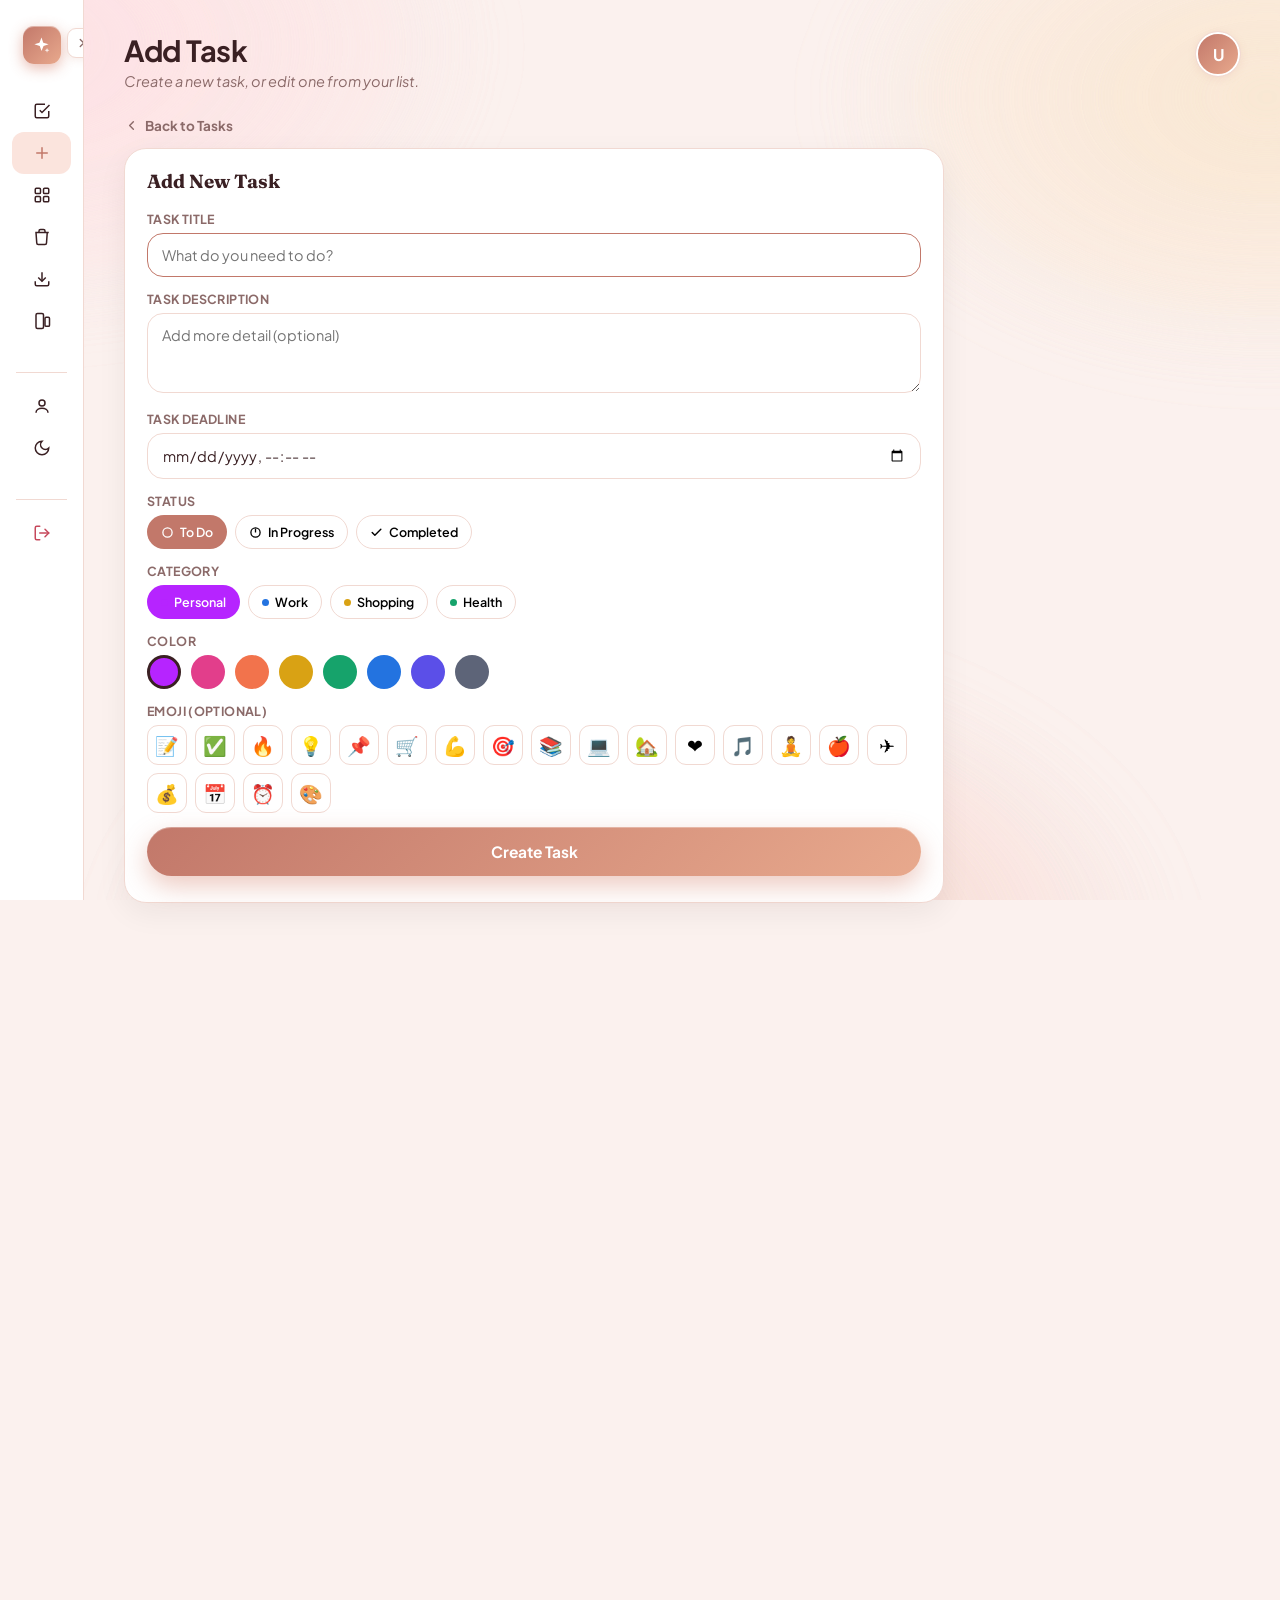
<file: add-task.html>
<!DOCTYPE html>
<html lang="en">
<head>
<meta charset="UTF-8">
<meta name="viewport" content="width=device-width, initial-scale=1.0, maximum-scale=1">
<title>Flux — Add Task</title>
<link rel="icon" type="image/png+xml" href="favicon.png">
<link rel="preconnect" href="https://fonts.googleapis.com">
<link href="https://fonts.googleapis.com/css2?family=Fraunces:opsz,wght@9..144,400;9..144,500;9..144,600;9..144,700;9..144,800&family=Plus+Jakarta+Sans:wght@400;500;600;700;800&family=IBM+Plex+Mono:wght@400;500&display=swap" rel="stylesheet">
<link rel="stylesheet" href="styles.css">
</head>
<body data-theme="light">
<div class="aurora-bg"></div>
<div class="sparkle-field" id="sparkleField"></div>
<svg width="0" height="0"><defs>
  <linearGradient id="ringGrad" x1="0%" y1="0%" x2="100%" y2="100%">
    <stop offset="0%" stop-color="#C2786A"/><stop offset="55%" stop-color="#E8A98D"/><stop offset="100%" stop-color="#D8A574"/>
  </linearGradient>
  <linearGradient id="brandGrad" x1="0%" y1="0%" x2="100%" y2="100%">
    <stop offset="0%" stop-color="#D8A574"/><stop offset="100%" stop-color="#F3DCBF"/>
  </linearGradient>
</defs></svg>

<div class="app-shell" id="appShell">
  <div class="topbar">
    <div class="topbar-left">
      <button class="menu-btn" id="menuBtn" aria-label="Menu">
        <svg fill="none" viewBox="0 0 24 24" stroke-width="2" stroke-linecap="round"><path d="M4 6h16M4 12h16M4 18h16"/></svg>
      </button>
      <div class="greeting-wrap">
        <h1 id="pageTitle">Add Task</h1>
        <p id="pageSub">Create a new task, or edit one from your list.</p>
      </div>
    </div>
    <a class="avatar-btn" id="avatarBtn" aria-label="Profile" href="profile.html"></a>
  </div>

  <div class="page-main">
    <a class="back-link" href="index.html">
      <svg viewBox="0 0 24 24" fill="none" stroke="currentColor" stroke-width="2.2" stroke-linecap="round" stroke-linejoin="round"><path d="M15 6l-6 6 6 6"/></svg>
      Back to Tasks
    </a>
    <div class="page-panel">
      <div class="sheet-header">
        <h2 id="taskFormTitle">Add New Task</h2>
      </div>

      <div class="field">
        <label>Task Title</label>
        <input type="text" id="fTitle" placeholder="What do you need to do?">
      </div>
      <div class="field">
        <label>Task Description</label>
        <textarea id="fDesc" placeholder="Add more detail (optional)"></textarea>
      </div>
      <div class="field">
        <label>Task Deadline</label>
        <input type="datetime-local" id="fDeadline">
      </div>
      <div class="field">
        <label>Status</label>
        <div class="cat-select-row" id="fStatusRow"></div>
      </div>
      <div class="field">
        <label>Category</label>
        <div class="cat-select-row" id="fCatRow"></div>
      </div>
      <div class="field">
        <label>Color</label>
        <div class="color-grid" id="fColorGrid"></div>
      </div>
      <div class="field">
        <label>Emoji (optional)</label>
        <div class="emoji-grid" id="fEmojiGrid"></div>
      </div>

      <button class="primary-btn" id="fSubmitBtn">Create Task</button>
    </div>
  </div>
</div>

<div class="overlay" id="overlay"></div>

<!-- Sidebar -->
<aside class="sidebar" id="sidebar">
  <div class="sidebar-brand">
    <div class="mark"><svg viewBox="0 0 24 24" fill="#fff"><path d="M12 2l2.2 6.4L21 10.5l-6.4 2.2L12 19l-2.2-6.3L3 10.5l6.4-2.1L12 2z"/><path d="M19 15l.8 2.2L22 18l-2.2.8L19 21l-.8-2.2L16 18l2.2-.8L19 15z" opacity=".8"/></svg></div>
    <span class="display nav-label">Flux <em>Todo</em></span>
  </div>
  <button class="sidebar-collapse-btn" id="sidebarCollapseBtn" aria-label="Collapse sidebar" title="Collapse sidebar">
    <svg viewBox="0 0 24 24" fill="none" stroke="currentColor" stroke-width="2.2" stroke-linecap="round" stroke-linejoin="round"><path d="M15 6l-6 6 6 6"/></svg>
  </button>
  <div class="nav-group">
    <a class="nav-item" data-nav href="index.html" title="Tasks">
      <svg viewBox="0 0 24 24" fill="none" stroke="currentColor" stroke-width="2"><path d="M9 11l3 3L22 4"/><path d="M21 12v7a2 2 0 01-2 2H5a2 2 0 01-2-2V5a2 2 0 012-2h11"/></svg>
      <span class="nav-label">Tasks</span> <span class="badge" id="navTaskCount">0</span>
    </a>
    <a class="nav-item" data-nav href="add-task.html" title="Add Task">
      <svg viewBox="0 0 24 24" fill="none" stroke="currentColor" stroke-width="2" stroke-linecap="round"><path d="M12 5v14M5 12h14"/></svg>
      <span class="nav-label">Add Task</span>
    </a>
    <a class="nav-item" data-nav href="categories.html" title="Categories">
      <svg viewBox="0 0 24 24" fill="none" stroke="currentColor" stroke-width="2"><rect x="3" y="3" width="7" height="7" rx="1.5"/><rect x="14" y="3" width="7" height="7" rx="1.5"/><rect x="3" y="14" width="7" height="7" rx="1.5"/><rect x="14" y="14" width="7" height="7" rx="1.5"/></svg>
      <span class="nav-label">Categories</span>
    </a>
    <a class="nav-item" data-nav href="purge.html" title="Purge Tasks">
      <svg viewBox="0 0 24 24" fill="none" stroke="currentColor" stroke-width="2"><path d="M3 6h18M8 6V4a2 2 0 012-2h4a2 2 0 012 2v2m3 0l-1 14a2 2 0 01-2 2H7a2 2 0 01-2-2L4 6"/></svg>
      <span class="nav-label">Purge Tasks</span>
    </a>
    <a class="nav-item" data-nav href="transfer.html" title="Transfer">
      <svg viewBox="0 0 24 24" fill="none" stroke="currentColor" stroke-width="2"><path d="M21 15v4a2 2 0 01-2 2H5a2 2 0 01-2-2v-4"/><path d="M7 10l5 5 5-5"/><path d="M12 15V3"/></svg>
      <span class="nav-label">Transfer</span>
    </a>
    <a class="nav-item" data-nav href="sync.html" title="Sync Devices">
      <svg viewBox="0 0 24 24" fill="none" stroke="currentColor" stroke-width="2"><rect x="4" y="2" width="10" height="20" rx="2"/><rect x="16" y="7" width="6" height="12" rx="1.5"/></svg>
      <span class="nav-label">Sync Devices</span>
    </a>
  </div>
  <div class="nav-divider"></div>
  <div class="nav-group">
    <a class="nav-item" data-nav href="profile.html" title="Profile">
      <svg viewBox="0 0 24 24" fill="none" stroke="currentColor" stroke-width="2"><circle cx="12" cy="8" r="4"/><path d="M4 21c0-4 4-6 8-6s8 2 8 6"/></svg>
      <span class="nav-label">Profile</span>
    </a>
    <button class="nav-item" id="themeNavBtn" title="Toggle theme">
      <svg viewBox="0 0 24 24" fill="none" stroke="currentColor" stroke-width="2"><path d="M12 3a6 6 0 009 9 9 9 0 11-9-9z"/></svg>
      <span class="nav-label" id="themeNavLabel">Dark Mode</span>
    </button>
  </div>
  <div class="nav-divider"></div>
  <button class="nav-item danger" id="resetBtn" title="Log Out &amp; Reset">
    <svg viewBox="0 0 24 24" fill="none" stroke="currentColor" stroke-width="2" stroke-linecap="round" stroke-linejoin="round"><path d="M9 21H5a2 2 0 01-2-2V5a2 2 0 012-2h4"/><path d="M16 17l5-5-5-5"/><path d="M21 12H9"/></svg>
    <span class="nav-label">Log Out &amp; Reset</span>
  </button>
  <div class="sidebar-footer nav-label">Flux Todo · your data is stored to your account</div>
</aside>

<div class="toast-wrap" id="toastWrap"></div>

<div class="confirm-modal" id="confirmModal">
  <div class="confirm-box">
    <div class="icon" id="confirmIcon">⚠️</div>
    <h3 id="confirmTitle">Are you sure?</h3>
    <p id="confirmText">This action cannot be undone.</p>
    <div class="confirm-actions">
      <button class="secondary-btn" id="confirmCancel">Cancel</button>
      <button class="primary-btn outline" id="confirmOk">Delete</button>
    </div>
  </div>
</div>

<script src="core.js"></script>
<script src="task-form.js"></script>
</body>
</html>
</file>
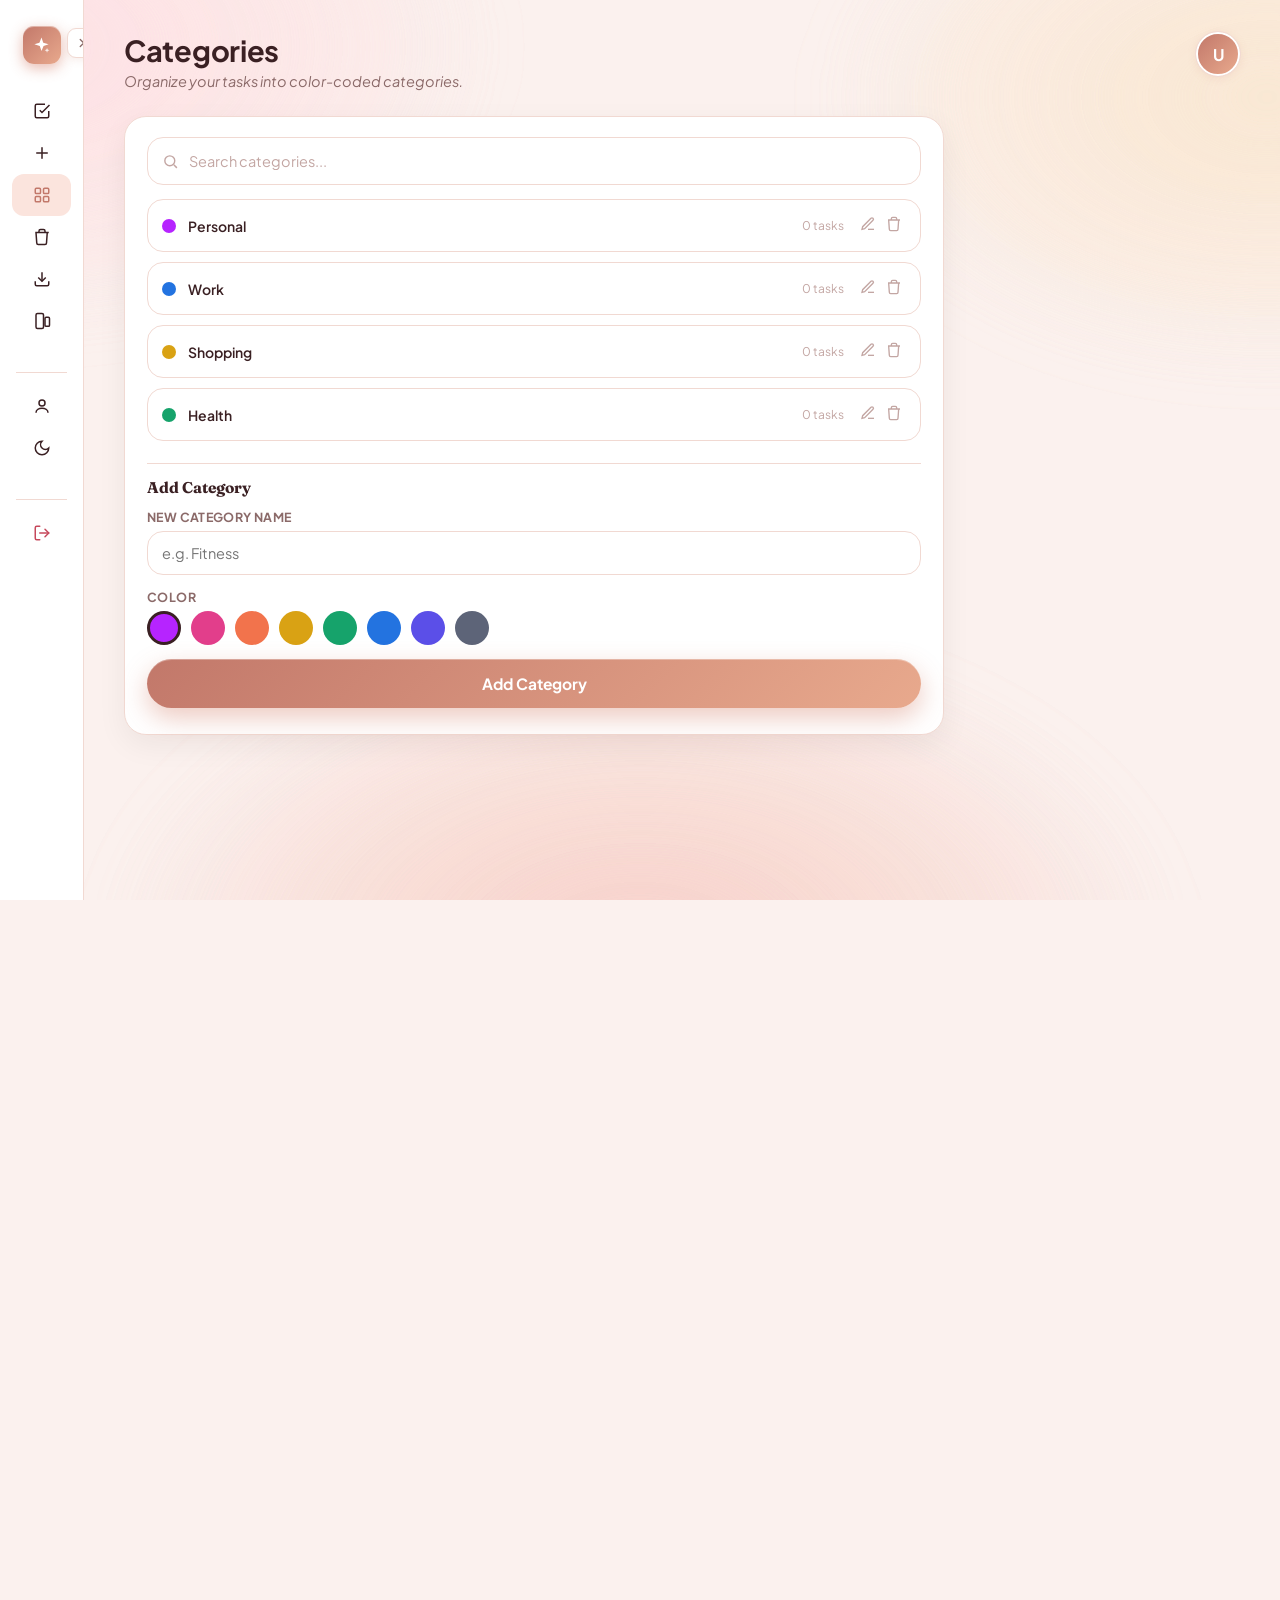
<file: categories.html>
<!DOCTYPE html>
<html lang="en">
<head>
<meta charset="UTF-8">
<meta name="viewport" content="width=device-width, initial-scale=1.0, maximum-scale=1">
<title>Flux — Categories</title>
<link rel="icon" type="image/png+xml" href="favicon.png">
<link rel="preconnect" href="https://fonts.googleapis.com">
<link href="https://fonts.googleapis.com/css2?family=Fraunces:opsz,wght@9..144,400;9..144,500;9..144,600;9..144,700;9..144,800&family=Plus+Jakarta+Sans:wght@400;500;600;700;800&family=IBM+Plex+Mono:wght@400;500&display=swap" rel="stylesheet">
<link rel="stylesheet" href="styles.css">
</head>
<body data-theme="light">
<div class="aurora-bg"></div>
<div class="sparkle-field" id="sparkleField"></div>
<svg width="0" height="0"><defs>
  <linearGradient id="ringGrad" x1="0%" y1="0%" x2="100%" y2="100%">
    <stop offset="0%" stop-color="#C2786A"/><stop offset="55%" stop-color="#E8A98D"/><stop offset="100%" stop-color="#D8A574"/>
  </linearGradient>
  <linearGradient id="brandGrad" x1="0%" y1="0%" x2="100%" y2="100%">
    <stop offset="0%" stop-color="#D8A574"/><stop offset="100%" stop-color="#F3DCBF"/>
  </linearGradient>
</defs></svg>

<div class="app-shell" id="appShell">
  <div class="topbar">
    <div class="topbar-left">
      <button class="menu-btn" id="menuBtn" aria-label="Menu">
        <svg fill="none" viewBox="0 0 24 24" stroke-width="2" stroke-linecap="round"><path d="M4 6h16M4 12h16M4 18h16"/></svg>
      </button>
      <div class="greeting-wrap">
        <h1 id="pageTitle">Categories</h1>
        <p id="pageSub">Organize your tasks into color-coded categories.</p>
      </div>
    </div>
    <a class="avatar-btn" id="avatarBtn" aria-label="Profile" href="profile.html"></a>
  </div>

  <div class="page-main">
    <div class="page-panel">
      <div class="search-box" style="margin-bottom:14px;">
        <svg viewBox="0 0 24 24" fill="none" stroke="currentColor" stroke-width="2"><circle cx="11" cy="11" r="7"/><path d="M21 21l-4.3-4.3"/></svg>
        <input type="text" id="catSearchInput" placeholder="Search categories...">
      </div>
      <div id="catList"></div>
      <div class="sheet-section-title">Add Category</div>
      <div class="field" style="margin-top:6px;">
        <label>New Category Name</label>
        <input type="text" id="newCatName" placeholder="e.g. Fitness">
      </div>
      <div class="field">
        <label>Color</label>
        <div class="color-grid" id="newCatColorGrid"></div>
      </div>
      <button class="primary-btn" id="addCatBtn">Add Category</button>
    </div>
  </div>
</div>

<div class="overlay" id="overlay"></div>

<!-- Sidebar -->
<aside class="sidebar" id="sidebar">
  <div class="sidebar-brand">
    <div class="mark"><svg viewBox="0 0 24 24" fill="#fff"><path d="M12 2l2.2 6.4L21 10.5l-6.4 2.2L12 19l-2.2-6.3L3 10.5l6.4-2.1L12 2z"/><path d="M19 15l.8 2.2L22 18l-2.2.8L19 21l-.8-2.2L16 18l2.2-.8L19 15z" opacity=".8"/></svg></div>
    <span class="display nav-label">Flux <em>Todo</em></span>
  </div>
  <button class="sidebar-collapse-btn" id="sidebarCollapseBtn" aria-label="Collapse sidebar" title="Collapse sidebar">
    <svg viewBox="0 0 24 24" fill="none" stroke="currentColor" stroke-width="2.2" stroke-linecap="round" stroke-linejoin="round"><path d="M15 6l-6 6 6 6"/></svg>
  </button>
  <div class="nav-group">
    <a class="nav-item" data-nav href="index.html" title="Tasks">
      <svg viewBox="0 0 24 24" fill="none" stroke="currentColor" stroke-width="2"><path d="M9 11l3 3L22 4"/><path d="M21 12v7a2 2 0 01-2 2H5a2 2 0 01-2-2V5a2 2 0 012-2h11"/></svg>
      <span class="nav-label">Tasks</span> <span class="badge" id="navTaskCount">0</span>
    </a>
    <a class="nav-item" data-nav href="add-task.html" title="Add Task">
      <svg viewBox="0 0 24 24" fill="none" stroke="currentColor" stroke-width="2" stroke-linecap="round"><path d="M12 5v14M5 12h14"/></svg>
      <span class="nav-label">Add Task</span>
    </a>
    <a class="nav-item" data-nav href="categories.html" title="Categories">
      <svg viewBox="0 0 24 24" fill="none" stroke="currentColor" stroke-width="2"><rect x="3" y="3" width="7" height="7" rx="1.5"/><rect x="14" y="3" width="7" height="7" rx="1.5"/><rect x="3" y="14" width="7" height="7" rx="1.5"/><rect x="14" y="14" width="7" height="7" rx="1.5"/></svg>
      <span class="nav-label">Categories</span>
    </a>
    <a class="nav-item" data-nav href="purge.html" title="Purge Tasks">
      <svg viewBox="0 0 24 24" fill="none" stroke="currentColor" stroke-width="2"><path d="M3 6h18M8 6V4a2 2 0 012-2h4a2 2 0 012 2v2m3 0l-1 14a2 2 0 01-2 2H7a2 2 0 01-2-2L4 6"/></svg>
      <span class="nav-label">Purge Tasks</span>
    </a>
    <a class="nav-item" data-nav href="transfer.html" title="Transfer">
      <svg viewBox="0 0 24 24" fill="none" stroke="currentColor" stroke-width="2"><path d="M21 15v4a2 2 0 01-2 2H5a2 2 0 01-2-2v-4"/><path d="M7 10l5 5 5-5"/><path d="M12 15V3"/></svg>
      <span class="nav-label">Transfer</span>
    </a>
    <a class="nav-item" data-nav href="sync.html" title="Sync Devices">
      <svg viewBox="0 0 24 24" fill="none" stroke="currentColor" stroke-width="2"><rect x="4" y="2" width="10" height="20" rx="2"/><rect x="16" y="7" width="6" height="12" rx="1.5"/></svg>
      <span class="nav-label">Sync Devices</span>
    </a>
  </div>
  <div class="nav-divider"></div>
  <div class="nav-group">
    <a class="nav-item" data-nav href="profile.html" title="Profile">
      <svg viewBox="0 0 24 24" fill="none" stroke="currentColor" stroke-width="2"><circle cx="12" cy="8" r="4"/><path d="M4 21c0-4 4-6 8-6s8 2 8 6"/></svg>
      <span class="nav-label">Profile</span>
    </a>
    <button class="nav-item" id="themeNavBtn" title="Toggle theme">
      <svg viewBox="0 0 24 24" fill="none" stroke="currentColor" stroke-width="2"><path d="M12 3a6 6 0 009 9 9 9 0 11-9-9z"/></svg>
      <span class="nav-label" id="themeNavLabel">Dark Mode</span>
    </button>
  </div>
  <div class="nav-divider"></div>
  <button class="nav-item danger" id="resetBtn" title="Log Out &amp; Reset">
    <svg viewBox="0 0 24 24" fill="none" stroke="currentColor" stroke-width="2" stroke-linecap="round" stroke-linejoin="round"><path d="M9 21H5a2 2 0 01-2-2V5a2 2 0 012-2h4"/><path d="M16 17l5-5-5-5"/><path d="M21 12H9"/></svg>
    <span class="nav-label">Log Out &amp; Reset</span>
  </button>
  <div class="sidebar-footer nav-label">Flux Todo · your data is stored to your account</div>
</aside>

<div class="toast-wrap" id="toastWrap"></div>

<div class="confirm-modal" id="confirmModal">
  <div class="confirm-box">
    <div class="icon" id="confirmIcon">⚠️</div>
    <h3 id="confirmTitle">Are you sure?</h3>
    <p id="confirmText">This action cannot be undone.</p>
    <div class="confirm-actions">
      <button class="secondary-btn" id="confirmCancel">Cancel</button>
      <button class="primary-btn outline" id="confirmOk">Delete</button>
    </div>
  </div>
</div>

<script src="core.js"></script>
<script src="categories.js"></script>
</body>
</html>
</file>
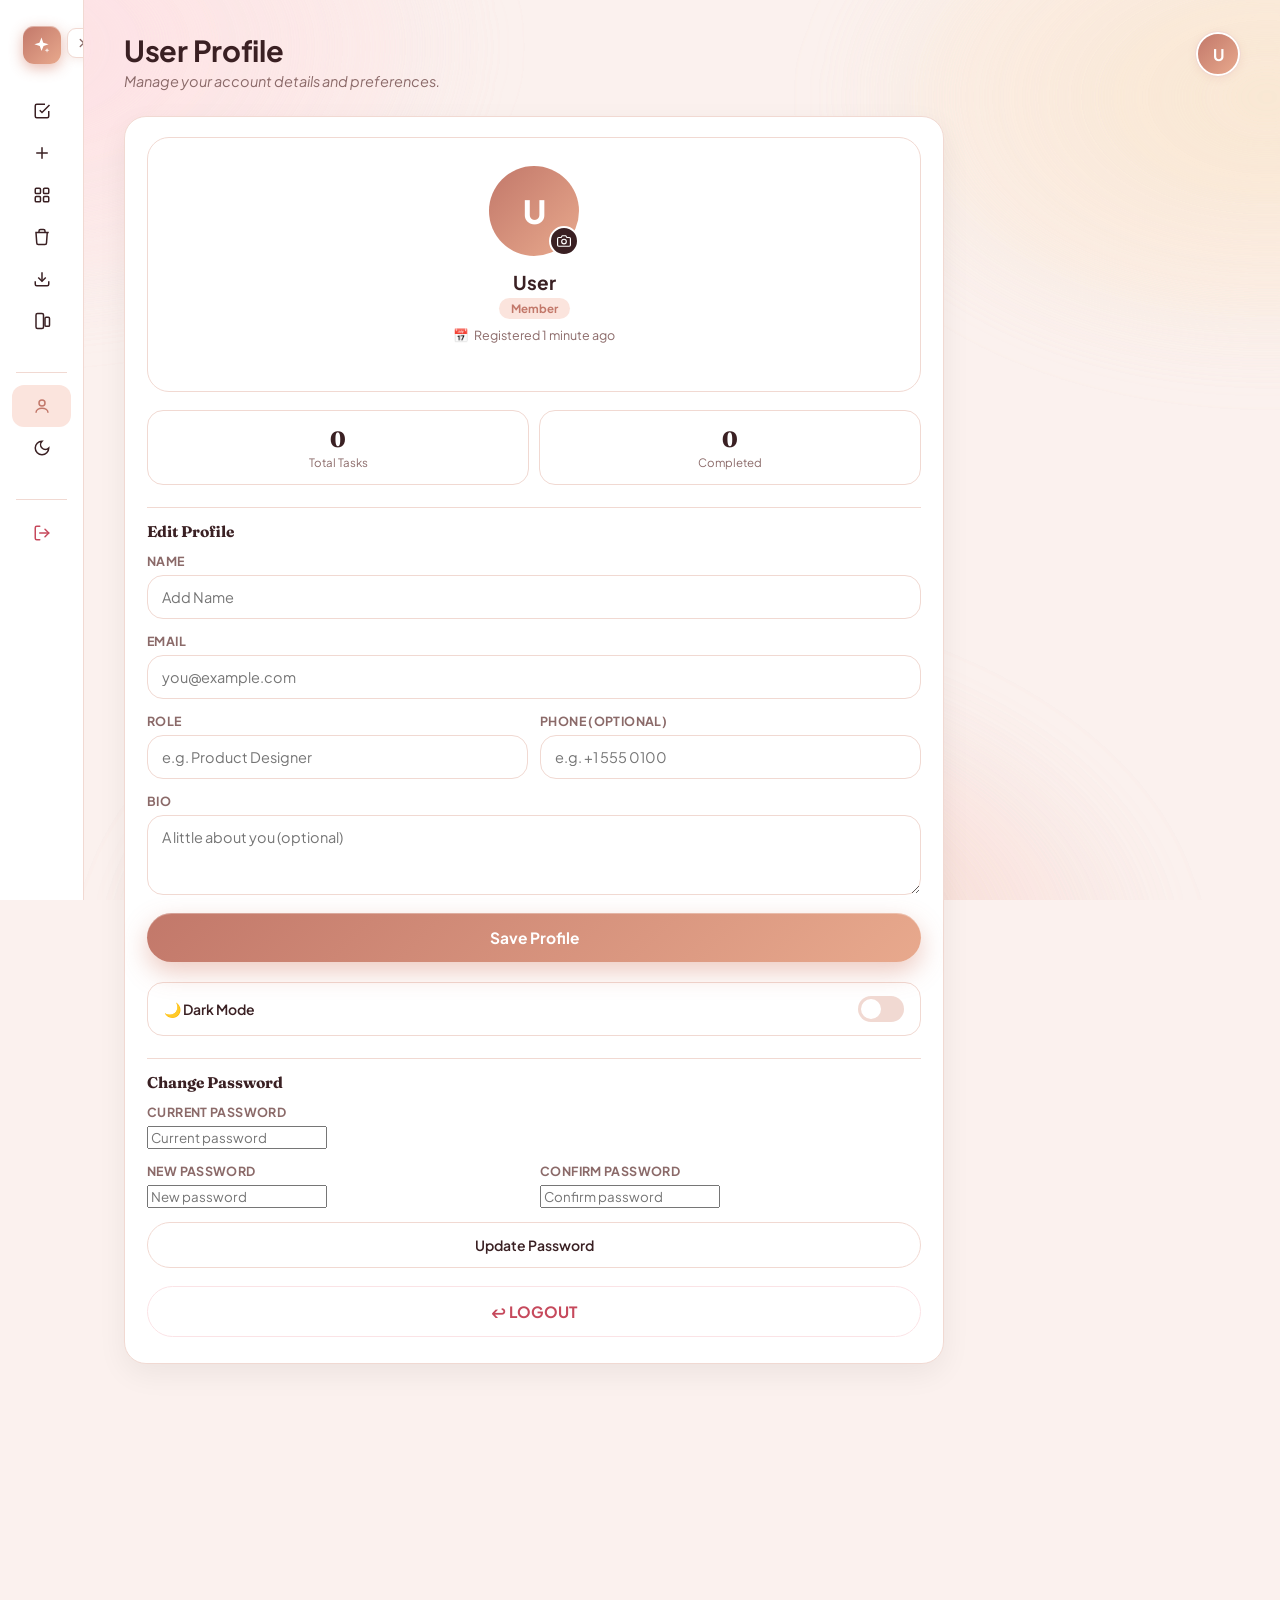
<file: profile.html>
<!DOCTYPE html>
<html lang="en">
<head>
<meta charset="UTF-8">
<meta name="viewport" content="width=device-width, initial-scale=1.0, maximum-scale=1">
<title>Flux — User Profile</title>
<link rel="icon" type="image/png+xml" href="favicon.png">
<link rel="preconnect" href="https://fonts.googleapis.com">
<link href="https://fonts.googleapis.com/css2?family=Fraunces:opsz,wght@9..144,400;9..144,500;9..144,600;9..144,700;9..144,800&family=Plus+Jakarta+Sans:wght@400;500;600;700;800&family=IBM+Plex+Mono:wght@400;500&display=swap" rel="stylesheet">
<link rel="stylesheet" href="styles.css">
</head>
<body data-theme="light">
<div class="aurora-bg"></div>
<div class="sparkle-field" id="sparkleField"></div>
<svg width="0" height="0"><defs>
  <linearGradient id="ringGrad" x1="0%" y1="0%" x2="100%" y2="100%">
    <stop offset="0%" stop-color="#C2786A"/><stop offset="55%" stop-color="#E8A98D"/><stop offset="100%" stop-color="#D8A574"/>
  </linearGradient>
  <linearGradient id="brandGrad" x1="0%" y1="0%" x2="100%" y2="100%">
    <stop offset="0%" stop-color="#D8A574"/><stop offset="100%" stop-color="#F3DCBF"/>
  </linearGradient>
</defs></svg>

<div class="app-shell" id="appShell">
  <div class="topbar">
    <div class="topbar-left">
      <button class="menu-btn" id="menuBtn" aria-label="Menu">
        <svg fill="none" viewBox="0 0 24 24" stroke-width="2" stroke-linecap="round"><path d="M4 6h16M4 12h16M4 18h16"/></svg>
      </button>
      <div class="greeting-wrap">
        <h1 id="pageTitle">User Profile</h1>
        <p id="pageSub">Manage your account details and preferences.</p>
      </div>
    </div>
    <a class="avatar-btn" id="avatarBtn" aria-label="Profile" href="profile.html"></a>
  </div>

  <div class="page-main">
    <div class="page-panel">
      <div class="profile-card">
        <div class="profile-avatar-wrap">
          <div class="profile-avatar" id="profileAvatarBig"></div>
          <label class="avatar-edit" for="avatarFile">
            <svg viewBox="0 0 24 24" fill="none" stroke="currentColor" stroke-width="2"><path d="M23 19a2 2 0 01-2 2H3a2 2 0 01-2-2V8a2 2 0 012-2h4l2-3h6l2 3h4a2 2 0 012 2z"/><circle cx="12" cy="13" r="4"/></svg>
          </label>
          <input type="file" id="avatarFile" accept="image/*" class="hidden">
        </div>
        <h3 id="profileName">User</h3>
        <span class="role-pill" id="profileRolePill">Member</span>
        <div class="reg">📅 <span id="profileRegistered">Registered just now</span></div>
      </div>

      <div class="stat-grid">
        <div class="stat-box"><div class="num" id="statTotal">0</div><div class="lbl">Total Tasks</div></div>
        <div class="stat-box"><div class="num" id="statDone">0</div><div class="lbl">Completed</div></div>
      </div>

      <div class="sheet-section-title">Edit Profile</div>
      <div class="field">
        <label>Name</label>
        <input type="text" id="profileNameInput" placeholder="Add Name">
      </div>
      <div class="field">
        <label>Email</label>
        <input type="text" id="profileEmailInput" placeholder="you@example.com">
      </div>
      <div class="field-row">
        <div class="field">
          <label>Role</label>
          <input type="text" id="profileRoleInput" placeholder="e.g. Product Designer">
        </div>
        <div class="field">
          <label>Phone (optional)</label>
          <input type="text" id="profilePhoneInput" placeholder="e.g. +1 555 0100">
        </div>
      </div>
      <div class="field">
        <label>Bio</label>
        <textarea id="profileBioInput" placeholder="A little about you (optional)"></textarea>
      </div>
      <button class="primary-btn" id="saveNameBtn" style="margin-bottom:20px;">Save Profile</button>

      <div class="theme-row">
        <span>🌙 Dark Mode</span>
        <button class="switch" id="themeSwitch"></button>
      </div>

      <div class="sheet-section-title">Change Password</div>
      <div class="field">
        <label>Current Password</label>
        <input type="password" id="pwCurrent" placeholder="Current password" autocomplete="current-password">
      </div>
      <div class="field-row">
        <div class="field">
          <label>New Password</label>
          <input type="password" id="pwNew" placeholder="New password" autocomplete="new-password">
        </div>
        <div class="field">
          <label>Confirm Password</label>
          <input type="password" id="pwConfirm" placeholder="Confirm password" autocomplete="new-password">
        </div>
      </div>
      <button class="secondary-btn" id="changePwBtn" style="margin-bottom:18px;">Update Password</button>

      <button class="primary-btn outline" id="logoutBtn">↩ LOGOUT</button>
    </div>
  </div>
</div>

<div class="overlay" id="overlay"></div>

<!-- Sidebar -->
<aside class="sidebar" id="sidebar">
  <div class="sidebar-brand">
    <div class="mark"><svg viewBox="0 0 24 24" fill="#fff"><path d="M12 2l2.2 6.4L21 10.5l-6.4 2.2L12 19l-2.2-6.3L3 10.5l6.4-2.1L12 2z"/><path d="M19 15l.8 2.2L22 18l-2.2.8L19 21l-.8-2.2L16 18l2.2-.8L19 15z" opacity=".8"/></svg></div>
    <span class="display nav-label">Flux <em>Todo</em></span>
  </div>
  <button class="sidebar-collapse-btn" id="sidebarCollapseBtn" aria-label="Collapse sidebar" title="Collapse sidebar">
    <svg viewBox="0 0 24 24" fill="none" stroke="currentColor" stroke-width="2.2" stroke-linecap="round" stroke-linejoin="round"><path d="M15 6l-6 6 6 6"/></svg>
  </button>
  <div class="nav-group">
    <a class="nav-item" data-nav href="index.html" title="Tasks">
      <svg viewBox="0 0 24 24" fill="none" stroke="currentColor" stroke-width="2"><path d="M9 11l3 3L22 4"/><path d="M21 12v7a2 2 0 01-2 2H5a2 2 0 01-2-2V5a2 2 0 012-2h11"/></svg>
      <span class="nav-label">Tasks</span> <span class="badge" id="navTaskCount">0</span>
    </a>
    <a class="nav-item" data-nav href="add-task.html" title="Add Task">
      <svg viewBox="0 0 24 24" fill="none" stroke="currentColor" stroke-width="2" stroke-linecap="round"><path d="M12 5v14M5 12h14"/></svg>
      <span class="nav-label">Add Task</span>
    </a>
    <a class="nav-item" data-nav href="categories.html" title="Categories">
      <svg viewBox="0 0 24 24" fill="none" stroke="currentColor" stroke-width="2"><rect x="3" y="3" width="7" height="7" rx="1.5"/><rect x="14" y="3" width="7" height="7" rx="1.5"/><rect x="3" y="14" width="7" height="7" rx="1.5"/><rect x="14" y="14" width="7" height="7" rx="1.5"/></svg>
      <span class="nav-label">Categories</span>
    </a>
    <a class="nav-item" data-nav href="purge.html" title="Purge Tasks">
      <svg viewBox="0 0 24 24" fill="none" stroke="currentColor" stroke-width="2"><path d="M3 6h18M8 6V4a2 2 0 012-2h4a2 2 0 012 2v2m3 0l-1 14a2 2 0 01-2 2H7a2 2 0 01-2-2L4 6"/></svg>
      <span class="nav-label">Purge Tasks</span>
    </a>
    <a class="nav-item" data-nav href="transfer.html" title="Transfer">
      <svg viewBox="0 0 24 24" fill="none" stroke="currentColor" stroke-width="2"><path d="M21 15v4a2 2 0 01-2 2H5a2 2 0 01-2-2v-4"/><path d="M7 10l5 5 5-5"/><path d="M12 15V3"/></svg>
      <span class="nav-label">Transfer</span>
    </a>
    <a class="nav-item" data-nav href="sync.html" title="Sync Devices">
      <svg viewBox="0 0 24 24" fill="none" stroke="currentColor" stroke-width="2"><rect x="4" y="2" width="10" height="20" rx="2"/><rect x="16" y="7" width="6" height="12" rx="1.5"/></svg>
      <span class="nav-label">Sync Devices</span>
    </a>
  </div>
  <div class="nav-divider"></div>
  <div class="nav-group">
    <a class="nav-item" data-nav href="profile.html" title="Profile">
      <svg viewBox="0 0 24 24" fill="none" stroke="currentColor" stroke-width="2"><circle cx="12" cy="8" r="4"/><path d="M4 21c0-4 4-6 8-6s8 2 8 6"/></svg>
      <span class="nav-label">Profile</span>
    </a>
    <button class="nav-item" id="themeNavBtn" title="Toggle theme">
      <svg viewBox="0 0 24 24" fill="none" stroke="currentColor" stroke-width="2"><path d="M12 3a6 6 0 009 9 9 9 0 11-9-9z"/></svg>
      <span class="nav-label" id="themeNavLabel">Dark Mode</span>
    </button>
  </div>
  <div class="nav-divider"></div>
  <button class="nav-item danger" id="resetBtn" title="Log Out &amp; Reset">
    <svg viewBox="0 0 24 24" fill="none" stroke="currentColor" stroke-width="2" stroke-linecap="round" stroke-linejoin="round"><path d="M9 21H5a2 2 0 01-2-2V5a2 2 0 012-2h4"/><path d="M16 17l5-5-5-5"/><path d="M21 12H9"/></svg>
    <span class="nav-label">Log Out &amp; Reset</span>
  </button>
  <div class="sidebar-footer nav-label">Flux Todo · your data is stored to your account</div>
</aside>

<div class="toast-wrap" id="toastWrap"></div>

<div class="confirm-modal" id="confirmModal">
  <div class="confirm-box">
    <div class="icon" id="confirmIcon">⚠️</div>
    <h3 id="confirmTitle">Are you sure?</h3>
    <p id="confirmText">This action cannot be undone.</p>
    <div class="confirm-actions">
      <button class="secondary-btn" id="confirmCancel">Cancel</button>
      <button class="primary-btn outline" id="confirmOk">Delete</button>
    </div>
  </div>
</div>

<script src="core.js"></script>
<script src="profile.js"></script>
</body>
</html>
</file>
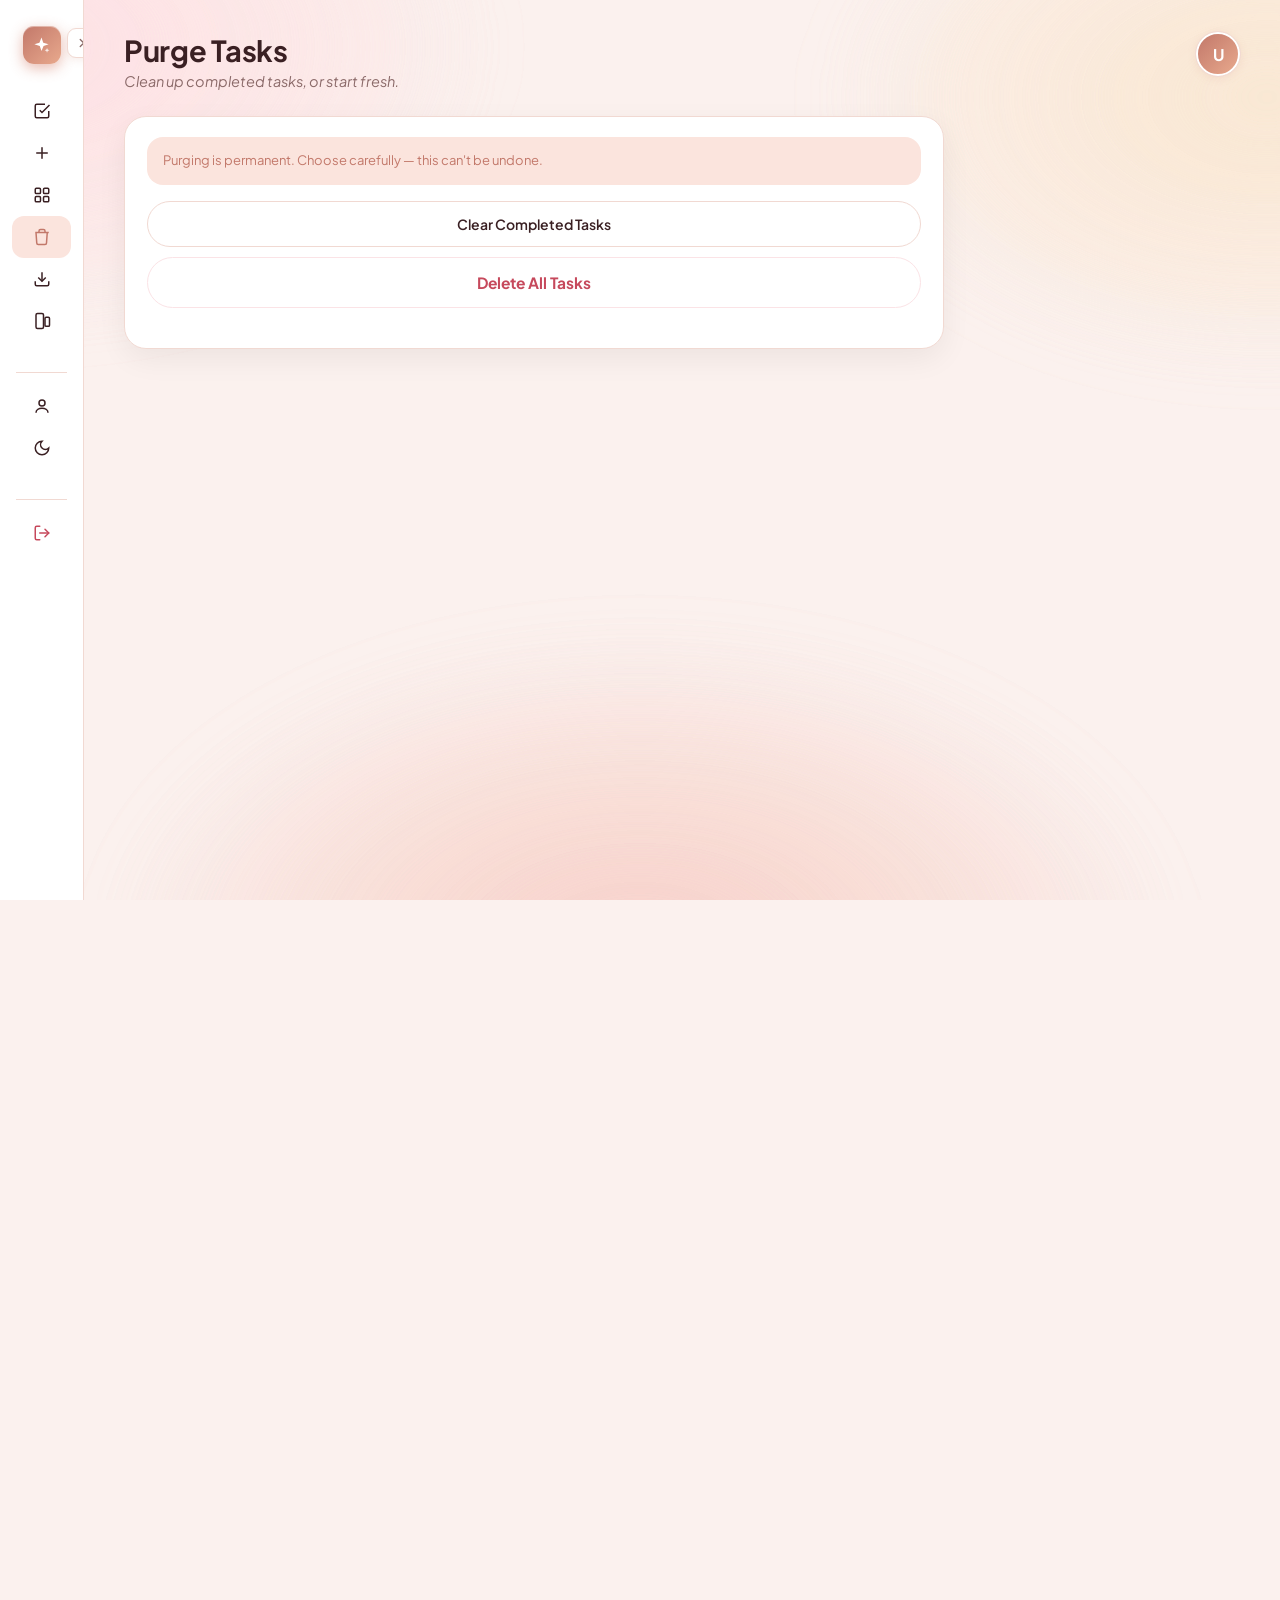
<file: purge.html>
<!DOCTYPE html>
<html lang="en">
<head>
<meta charset="UTF-8">
<meta name="viewport" content="width=device-width, initial-scale=1.0, maximum-scale=1">
<title>Flux — Purge Tasks</title>
<link rel="icon" type="image/png+xml" href="favicon.png">
<link rel="preconnect" href="https://fonts.googleapis.com">
<link href="https://fonts.googleapis.com/css2?family=Fraunces:opsz,wght@9..144,400;9..144,500;9..144,600;9..144,700;9..144,800&family=Plus+Jakarta+Sans:wght@400;500;600;700;800&family=IBM+Plex+Mono:wght@400;500&display=swap" rel="stylesheet">
<link rel="stylesheet" href="styles.css">
</head>
<body data-theme="light">
<div class="aurora-bg"></div>
<div class="sparkle-field" id="sparkleField"></div>
<svg width="0" height="0"><defs>
  <linearGradient id="ringGrad" x1="0%" y1="0%" x2="100%" y2="100%">
    <stop offset="0%" stop-color="#C2786A"/><stop offset="55%" stop-color="#E8A98D"/><stop offset="100%" stop-color="#D8A574"/>
  </linearGradient>
  <linearGradient id="brandGrad" x1="0%" y1="0%" x2="100%" y2="100%">
    <stop offset="0%" stop-color="#D8A574"/><stop offset="100%" stop-color="#F3DCBF"/>
  </linearGradient>
</defs></svg>

<div class="app-shell" id="appShell">
  <div class="topbar">
    <div class="topbar-left">
      <button class="menu-btn" id="menuBtn" aria-label="Menu">
        <svg fill="none" viewBox="0 0 24 24" stroke-width="2" stroke-linecap="round"><path d="M4 6h16M4 12h16M4 18h16"/></svg>
      </button>
      <div class="greeting-wrap">
        <h1 id="pageTitle">Purge Tasks</h1>
        <p id="pageSub">Clean up completed tasks, or start fresh.</p>
      </div>
    </div>
    <a class="avatar-btn" id="avatarBtn" aria-label="Profile" href="profile.html"></a>
  </div>

  <div class="page-main">
    <div class="page-panel">
      <div class="info-banner">Purging is permanent. Choose carefully — this can't be undone.</div>
      <div class="field">
        <button class="secondary-btn" id="purgeCompletedBtn" style="margin-bottom:10px;">Clear Completed Tasks</button>
        <button class="primary-btn outline" id="purgeAllBtn">Delete All Tasks</button>
      </div>
    </div>
  </div>
</div>

<div class="overlay" id="overlay"></div>

<!-- Sidebar -->
<aside class="sidebar" id="sidebar">
  <div class="sidebar-brand">
    <div class="mark"><svg viewBox="0 0 24 24" fill="#fff"><path d="M12 2l2.2 6.4L21 10.5l-6.4 2.2L12 19l-2.2-6.3L3 10.5l6.4-2.1L12 2z"/><path d="M19 15l.8 2.2L22 18l-2.2.8L19 21l-.8-2.2L16 18l2.2-.8L19 15z" opacity=".8"/></svg></div>
    <span class="display nav-label">Flux <em>Todo</em></span>
  </div>
  <button class="sidebar-collapse-btn" id="sidebarCollapseBtn" aria-label="Collapse sidebar" title="Collapse sidebar">
    <svg viewBox="0 0 24 24" fill="none" stroke="currentColor" stroke-width="2.2" stroke-linecap="round" stroke-linejoin="round"><path d="M15 6l-6 6 6 6"/></svg>
  </button>
  <div class="nav-group">
    <a class="nav-item" data-nav href="index.html" title="Tasks">
      <svg viewBox="0 0 24 24" fill="none" stroke="currentColor" stroke-width="2"><path d="M9 11l3 3L22 4"/><path d="M21 12v7a2 2 0 01-2 2H5a2 2 0 01-2-2V5a2 2 0 012-2h11"/></svg>
      <span class="nav-label">Tasks</span> <span class="badge" id="navTaskCount">0</span>
    </a>
    <a class="nav-item" data-nav href="add-task.html" title="Add Task">
      <svg viewBox="0 0 24 24" fill="none" stroke="currentColor" stroke-width="2" stroke-linecap="round"><path d="M12 5v14M5 12h14"/></svg>
      <span class="nav-label">Add Task</span>
    </a>
    <a class="nav-item" data-nav href="categories.html" title="Categories">
      <svg viewBox="0 0 24 24" fill="none" stroke="currentColor" stroke-width="2"><rect x="3" y="3" width="7" height="7" rx="1.5"/><rect x="14" y="3" width="7" height="7" rx="1.5"/><rect x="3" y="14" width="7" height="7" rx="1.5"/><rect x="14" y="14" width="7" height="7" rx="1.5"/></svg>
      <span class="nav-label">Categories</span>
    </a>
    <a class="nav-item" data-nav href="purge.html" title="Purge Tasks">
      <svg viewBox="0 0 24 24" fill="none" stroke="currentColor" stroke-width="2"><path d="M3 6h18M8 6V4a2 2 0 012-2h4a2 2 0 012 2v2m3 0l-1 14a2 2 0 01-2 2H7a2 2 0 01-2-2L4 6"/></svg>
      <span class="nav-label">Purge Tasks</span>
    </a>
    <a class="nav-item" data-nav href="transfer.html" title="Transfer">
      <svg viewBox="0 0 24 24" fill="none" stroke="currentColor" stroke-width="2"><path d="M21 15v4a2 2 0 01-2 2H5a2 2 0 01-2-2v-4"/><path d="M7 10l5 5 5-5"/><path d="M12 15V3"/></svg>
      <span class="nav-label">Transfer</span>
    </a>
    <a class="nav-item" data-nav href="sync.html" title="Sync Devices">
      <svg viewBox="0 0 24 24" fill="none" stroke="currentColor" stroke-width="2"><rect x="4" y="2" width="10" height="20" rx="2"/><rect x="16" y="7" width="6" height="12" rx="1.5"/></svg>
      <span class="nav-label">Sync Devices</span>
    </a>
  </div>
  <div class="nav-divider"></div>
  <div class="nav-group">
    <a class="nav-item" data-nav href="profile.html" title="Profile">
      <svg viewBox="0 0 24 24" fill="none" stroke="currentColor" stroke-width="2"><circle cx="12" cy="8" r="4"/><path d="M4 21c0-4 4-6 8-6s8 2 8 6"/></svg>
      <span class="nav-label">Profile</span>
    </a>
    <button class="nav-item" id="themeNavBtn" title="Toggle theme">
      <svg viewBox="0 0 24 24" fill="none" stroke="currentColor" stroke-width="2"><path d="M12 3a6 6 0 009 9 9 9 0 11-9-9z"/></svg>
      <span class="nav-label" id="themeNavLabel">Dark Mode</span>
    </button>
  </div>
  <div class="nav-divider"></div>
  <button class="nav-item danger" id="resetBtn" title="Log Out &amp; Reset">
    <svg viewBox="0 0 24 24" fill="none" stroke="currentColor" stroke-width="2" stroke-linecap="round" stroke-linejoin="round"><path d="M9 21H5a2 2 0 01-2-2V5a2 2 0 012-2h4"/><path d="M16 17l5-5-5-5"/><path d="M21 12H9"/></svg>
    <span class="nav-label">Log Out &amp; Reset</span>
  </button>
  <div class="sidebar-footer nav-label">Flux Todo · your data is stored to your account</div>
</aside>

<div class="toast-wrap" id="toastWrap"></div>

<div class="confirm-modal" id="confirmModal">
  <div class="confirm-box">
    <div class="icon" id="confirmIcon">⚠️</div>
    <h3 id="confirmTitle">Are you sure?</h3>
    <p id="confirmText">This action cannot be undone.</p>
    <div class="confirm-actions">
      <button class="secondary-btn" id="confirmCancel">Cancel</button>
      <button class="primary-btn outline" id="confirmOk">Delete</button>
    </div>
  </div>
</div>

<script src="core.js"></script>
<script src="purge.js"></script>
</body>
</html>
</file>
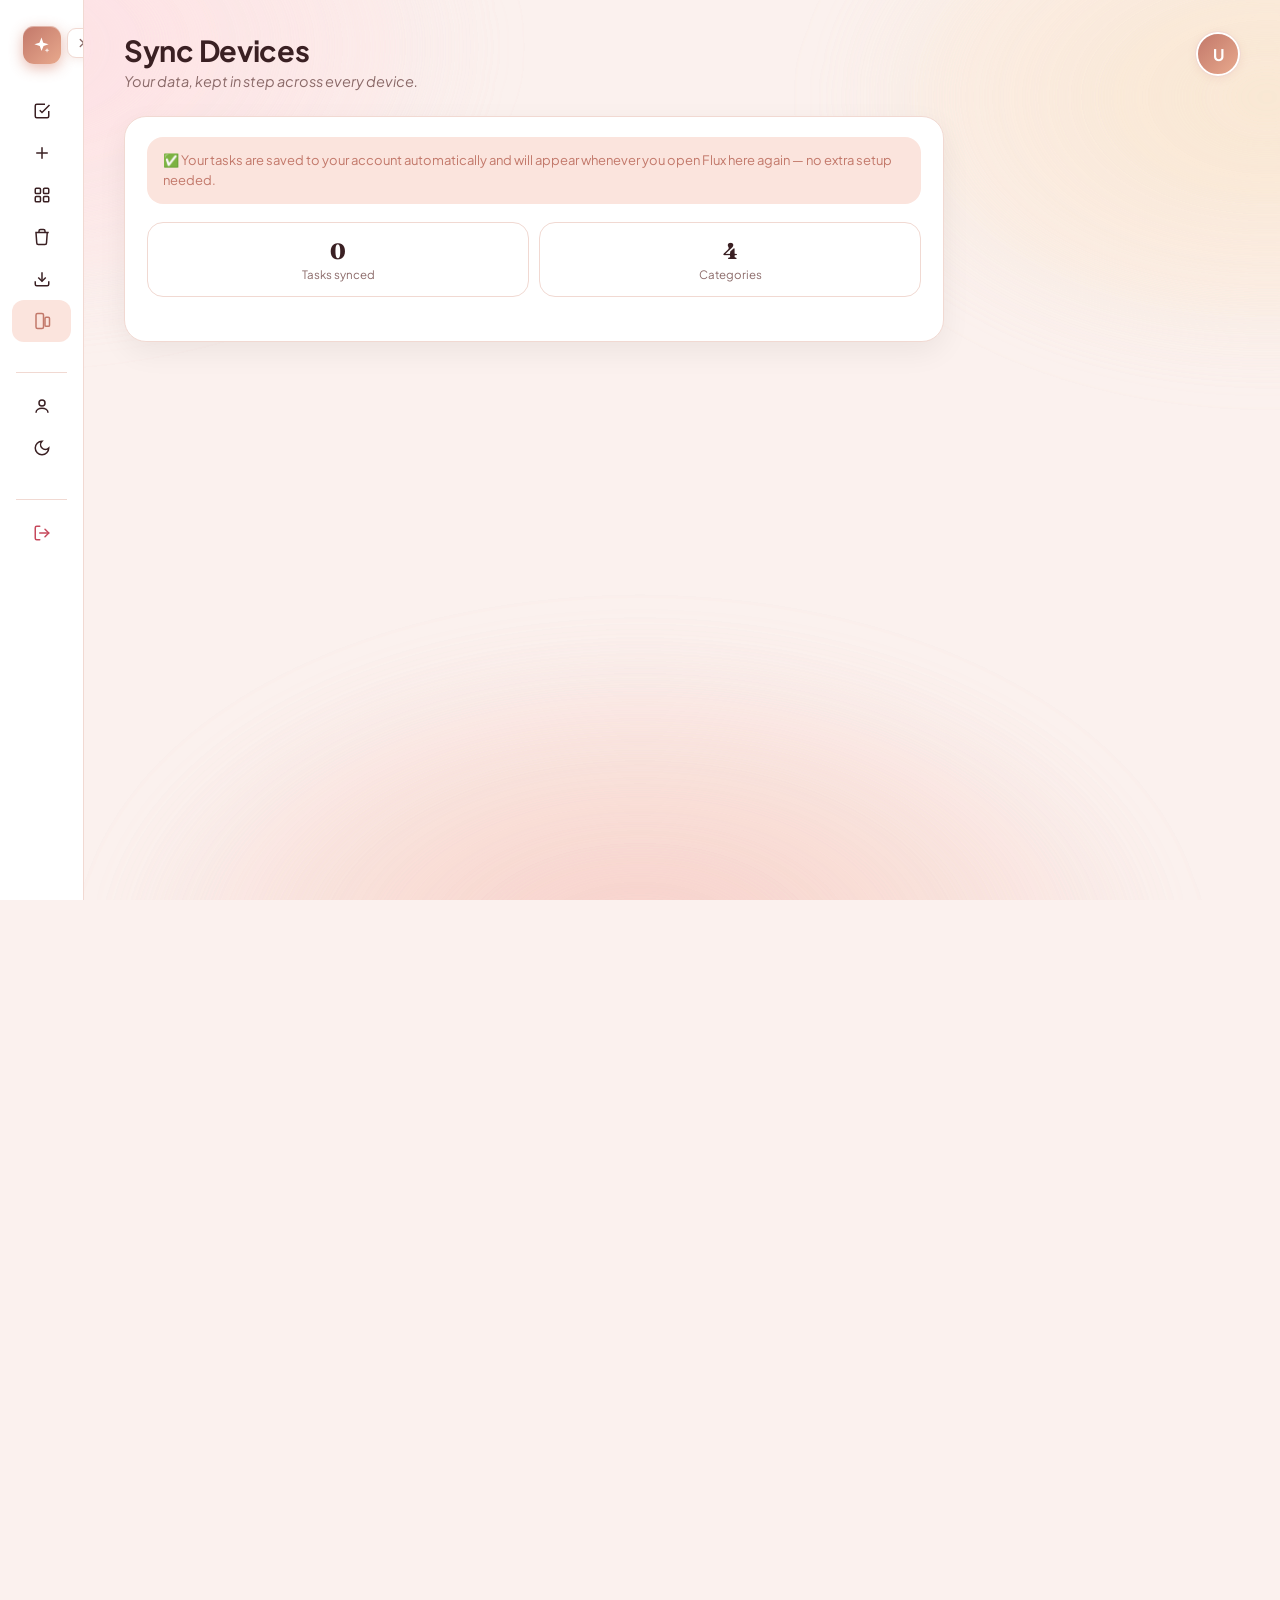
<file: sync.html>
<!DOCTYPE html>
<html lang="en">
<head>
<meta charset="UTF-8">
<meta name="viewport" content="width=device-width, initial-scale=1.0, maximum-scale=1">
<title>Flux — Sync Devices</title>
<link rel="icon" type="image/png+xml" href="favicon.png">
<link rel="preconnect" href="https://fonts.googleapis.com">
<link href="https://fonts.googleapis.com/css2?family=Fraunces:opsz,wght@9..144,400;9..144,500;9..144,600;9..144,700;9..144,800&family=Plus+Jakarta+Sans:wght@400;500;600;700;800&family=IBM+Plex+Mono:wght@400;500&display=swap" rel="stylesheet">
<link rel="stylesheet" href="styles.css">
</head>
<body data-theme="light">
<div class="aurora-bg"></div>
<div class="sparkle-field" id="sparkleField"></div>
<svg width="0" height="0"><defs>
  <linearGradient id="ringGrad" x1="0%" y1="0%" x2="100%" y2="100%">
    <stop offset="0%" stop-color="#C2786A"/><stop offset="55%" stop-color="#E8A98D"/><stop offset="100%" stop-color="#D8A574"/>
  </linearGradient>
  <linearGradient id="brandGrad" x1="0%" y1="0%" x2="100%" y2="100%">
    <stop offset="0%" stop-color="#D8A574"/><stop offset="100%" stop-color="#F3DCBF"/>
  </linearGradient>
</defs></svg>

<div class="app-shell" id="appShell">
  <div class="topbar">
    <div class="topbar-left">
      <button class="menu-btn" id="menuBtn" aria-label="Menu">
        <svg fill="none" viewBox="0 0 24 24" stroke-width="2" stroke-linecap="round"><path d="M4 6h16M4 12h16M4 18h16"/></svg>
      </button>
      <div class="greeting-wrap">
        <h1 id="pageTitle">Sync Devices</h1>
        <p id="pageSub">Your data, kept in step across every device.</p>
      </div>
    </div>
    <a class="avatar-btn" id="avatarBtn" aria-label="Profile" href="profile.html"></a>
  </div>

  <div class="page-main">
    <div class="page-panel">
      <div class="info-banner">✅ Your tasks are saved to your account automatically and will appear whenever you open Flux here again — no extra setup needed.</div>
      <div class="stat-grid">
        <div class="stat-box"><div class="num" id="syncTaskCount">0</div><div class="lbl">Tasks synced</div></div>
        <div class="stat-box"><div class="num" id="syncCatCount">0</div><div class="lbl">Categories</div></div>
      </div>
    </div>
  </div>
</div>

<div class="overlay" id="overlay"></div>

<!-- Sidebar -->
<aside class="sidebar" id="sidebar">
  <div class="sidebar-brand">
    <div class="mark"><svg viewBox="0 0 24 24" fill="#fff"><path d="M12 2l2.2 6.4L21 10.5l-6.4 2.2L12 19l-2.2-6.3L3 10.5l6.4-2.1L12 2z"/><path d="M19 15l.8 2.2L22 18l-2.2.8L19 21l-.8-2.2L16 18l2.2-.8L19 15z" opacity=".8"/></svg></div>
    <span class="display nav-label">Flux <em>Todo</em></span>
  </div>
  <button class="sidebar-collapse-btn" id="sidebarCollapseBtn" aria-label="Collapse sidebar" title="Collapse sidebar">
    <svg viewBox="0 0 24 24" fill="none" stroke="currentColor" stroke-width="2.2" stroke-linecap="round" stroke-linejoin="round"><path d="M15 6l-6 6 6 6"/></svg>
  </button>
  <div class="nav-group">
    <a class="nav-item" data-nav href="index.html" title="Tasks">
      <svg viewBox="0 0 24 24" fill="none" stroke="currentColor" stroke-width="2"><path d="M9 11l3 3L22 4"/><path d="M21 12v7a2 2 0 01-2 2H5a2 2 0 01-2-2V5a2 2 0 012-2h11"/></svg>
      <span class="nav-label">Tasks</span> <span class="badge" id="navTaskCount">0</span>
    </a>
    <a class="nav-item" data-nav href="add-task.html" title="Add Task">
      <svg viewBox="0 0 24 24" fill="none" stroke="currentColor" stroke-width="2" stroke-linecap="round"><path d="M12 5v14M5 12h14"/></svg>
      <span class="nav-label">Add Task</span>
    </a>
    <a class="nav-item" data-nav href="categories.html" title="Categories">
      <svg viewBox="0 0 24 24" fill="none" stroke="currentColor" stroke-width="2"><rect x="3" y="3" width="7" height="7" rx="1.5"/><rect x="14" y="3" width="7" height="7" rx="1.5"/><rect x="3" y="14" width="7" height="7" rx="1.5"/><rect x="14" y="14" width="7" height="7" rx="1.5"/></svg>
      <span class="nav-label">Categories</span>
    </a>
    <a class="nav-item" data-nav href="purge.html" title="Purge Tasks">
      <svg viewBox="0 0 24 24" fill="none" stroke="currentColor" stroke-width="2"><path d="M3 6h18M8 6V4a2 2 0 012-2h4a2 2 0 012 2v2m3 0l-1 14a2 2 0 01-2 2H7a2 2 0 01-2-2L4 6"/></svg>
      <span class="nav-label">Purge Tasks</span>
    </a>
    <a class="nav-item" data-nav href="transfer.html" title="Transfer">
      <svg viewBox="0 0 24 24" fill="none" stroke="currentColor" stroke-width="2"><path d="M21 15v4a2 2 0 01-2 2H5a2 2 0 01-2-2v-4"/><path d="M7 10l5 5 5-5"/><path d="M12 15V3"/></svg>
      <span class="nav-label">Transfer</span>
    </a>
    <a class="nav-item" data-nav href="sync.html" title="Sync Devices">
      <svg viewBox="0 0 24 24" fill="none" stroke="currentColor" stroke-width="2"><rect x="4" y="2" width="10" height="20" rx="2"/><rect x="16" y="7" width="6" height="12" rx="1.5"/></svg>
      <span class="nav-label">Sync Devices</span>
    </a>
  </div>
  <div class="nav-divider"></div>
  <div class="nav-group">
    <a class="nav-item" data-nav href="profile.html" title="Profile">
      <svg viewBox="0 0 24 24" fill="none" stroke="currentColor" stroke-width="2"><circle cx="12" cy="8" r="4"/><path d="M4 21c0-4 4-6 8-6s8 2 8 6"/></svg>
      <span class="nav-label">Profile</span>
    </a>
    <button class="nav-item" id="themeNavBtn" title="Toggle theme">
      <svg viewBox="0 0 24 24" fill="none" stroke="currentColor" stroke-width="2"><path d="M12 3a6 6 0 009 9 9 9 0 11-9-9z"/></svg>
      <span class="nav-label" id="themeNavLabel">Dark Mode</span>
    </button>
  </div>
  <div class="nav-divider"></div>
  <button class="nav-item danger" id="resetBtn" title="Log Out &amp; Reset">
    <svg viewBox="0 0 24 24" fill="none" stroke="currentColor" stroke-width="2" stroke-linecap="round" stroke-linejoin="round"><path d="M9 21H5a2 2 0 01-2-2V5a2 2 0 012-2h4"/><path d="M16 17l5-5-5-5"/><path d="M21 12H9"/></svg>
    <span class="nav-label">Log Out &amp; Reset</span>
  </button>
  <div class="sidebar-footer nav-label">Flux Todo · your data is stored to your account</div>
</aside>

<div class="toast-wrap" id="toastWrap"></div>

<div class="confirm-modal" id="confirmModal">
  <div class="confirm-box">
    <div class="icon" id="confirmIcon">⚠️</div>
    <h3 id="confirmTitle">Are you sure?</h3>
    <p id="confirmText">This action cannot be undone.</p>
    <div class="confirm-actions">
      <button class="secondary-btn" id="confirmCancel">Cancel</button>
      <button class="primary-btn outline" id="confirmOk">Delete</button>
    </div>
  </div>
</div>

<script src="core.js"></script>
<script src="sync.js"></script>
</body>
</html>
</file>
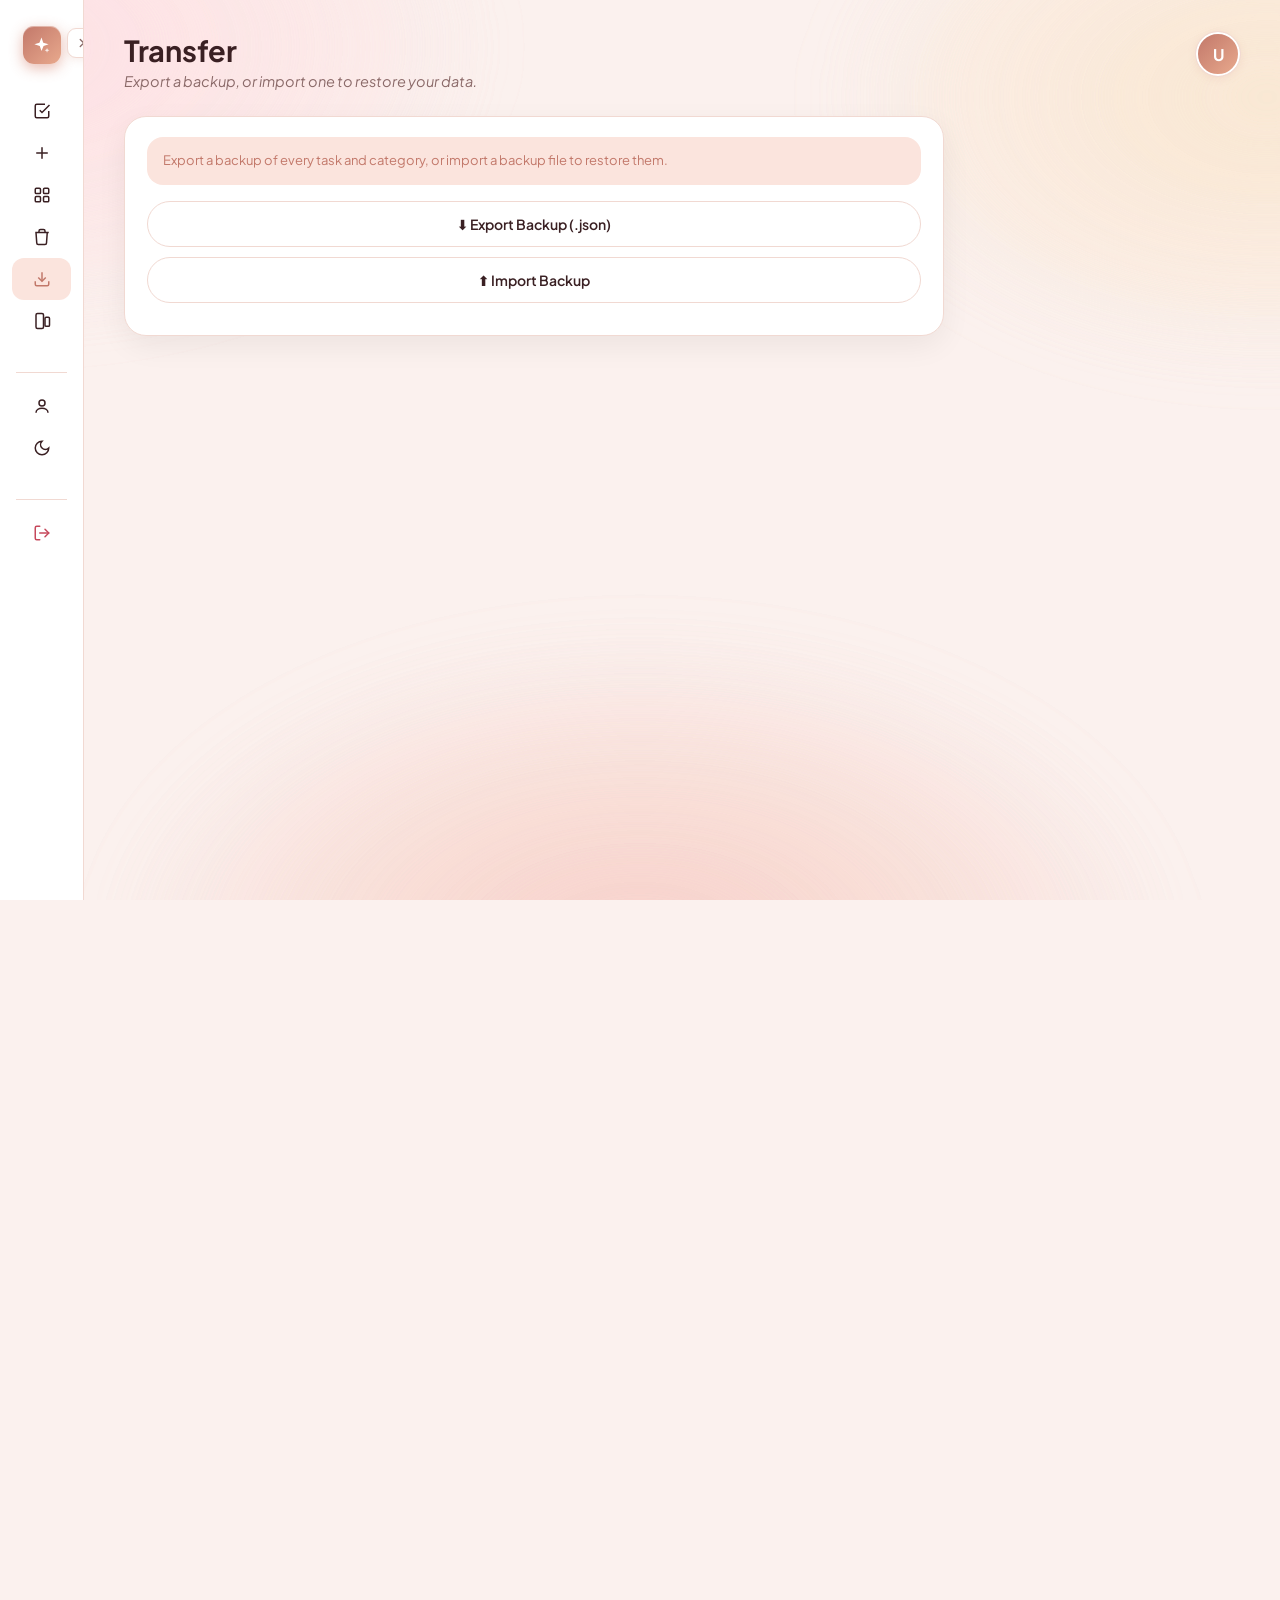
<file: transfer.html>
<!DOCTYPE html>
<html lang="en">
<head>
<meta charset="UTF-8">
<meta name="viewport" content="width=device-width, initial-scale=1.0, maximum-scale=1">
<title>Flux — Transfer</title>
<link rel="icon" type="image/png+xml" href="favicon.png">
<link rel="preconnect" href="https://fonts.googleapis.com">
<link href="https://fonts.googleapis.com/css2?family=Fraunces:opsz,wght@9..144,400;9..144,500;9..144,600;9..144,700;9..144,800&family=Plus+Jakarta+Sans:wght@400;500;600;700;800&family=IBM+Plex+Mono:wght@400;500&display=swap" rel="stylesheet">
<link rel="stylesheet" href="styles.css">
</head>
<body data-theme="light">
<div class="aurora-bg"></div>
<div class="sparkle-field" id="sparkleField"></div>
<svg width="0" height="0"><defs>
  <linearGradient id="ringGrad" x1="0%" y1="0%" x2="100%" y2="100%">
    <stop offset="0%" stop-color="#C2786A"/><stop offset="55%" stop-color="#E8A98D"/><stop offset="100%" stop-color="#D8A574"/>
  </linearGradient>
  <linearGradient id="brandGrad" x1="0%" y1="0%" x2="100%" y2="100%">
    <stop offset="0%" stop-color="#D8A574"/><stop offset="100%" stop-color="#F3DCBF"/>
  </linearGradient>
</defs></svg>

<div class="app-shell" id="appShell">
  <div class="topbar">
    <div class="topbar-left">
      <button class="menu-btn" id="menuBtn" aria-label="Menu">
        <svg fill="none" viewBox="0 0 24 24" stroke-width="2" stroke-linecap="round"><path d="M4 6h16M4 12h16M4 18h16"/></svg>
      </button>
      <div class="greeting-wrap">
        <h1 id="pageTitle">Transfer</h1>
        <p id="pageSub">Export a backup, or import one to restore your data.</p>
      </div>
    </div>
    <a class="avatar-btn" id="avatarBtn" aria-label="Profile" href="profile.html"></a>
  </div>

  <div class="page-main">
    <div class="page-panel">
      <div class="info-banner">Export a backup of every task and category, or import a backup file to restore them.</div>
      <button class="secondary-btn" id="exportBtn" style="margin-bottom:10px;">⬇ Export Backup (.json)</button>
      <label class="secondary-btn" for="importFile" style="display:block; text-align:center; margin-bottom:6px;">⬆ Import Backup</label>
      <input type="file" id="importFile" accept="application/json" class="hidden">
    </div>
  </div>
</div>

<div class="overlay" id="overlay"></div>

<!-- Sidebar -->
<aside class="sidebar" id="sidebar">
  <div class="sidebar-brand">
    <div class="mark"><svg viewBox="0 0 24 24" fill="#fff"><path d="M12 2l2.2 6.4L21 10.5l-6.4 2.2L12 19l-2.2-6.3L3 10.5l6.4-2.1L12 2z"/><path d="M19 15l.8 2.2L22 18l-2.2.8L19 21l-.8-2.2L16 18l2.2-.8L19 15z" opacity=".8"/></svg></div>
    <span class="display nav-label">Flux <em>Todo</em></span>
  </div>
  <button class="sidebar-collapse-btn" id="sidebarCollapseBtn" aria-label="Collapse sidebar" title="Collapse sidebar">
    <svg viewBox="0 0 24 24" fill="none" stroke="currentColor" stroke-width="2.2" stroke-linecap="round" stroke-linejoin="round"><path d="M15 6l-6 6 6 6"/></svg>
  </button>
  <div class="nav-group">
    <a class="nav-item" data-nav href="index.html" title="Tasks">
      <svg viewBox="0 0 24 24" fill="none" stroke="currentColor" stroke-width="2"><path d="M9 11l3 3L22 4"/><path d="M21 12v7a2 2 0 01-2 2H5a2 2 0 01-2-2V5a2 2 0 012-2h11"/></svg>
      <span class="nav-label">Tasks</span> <span class="badge" id="navTaskCount">0</span>
    </a>
    <a class="nav-item" data-nav href="add-task.html" title="Add Task">
      <svg viewBox="0 0 24 24" fill="none" stroke="currentColor" stroke-width="2" stroke-linecap="round"><path d="M12 5v14M5 12h14"/></svg>
      <span class="nav-label">Add Task</span>
    </a>
    <a class="nav-item" data-nav href="categories.html" title="Categories">
      <svg viewBox="0 0 24 24" fill="none" stroke="currentColor" stroke-width="2"><rect x="3" y="3" width="7" height="7" rx="1.5"/><rect x="14" y="3" width="7" height="7" rx="1.5"/><rect x="3" y="14" width="7" height="7" rx="1.5"/><rect x="14" y="14" width="7" height="7" rx="1.5"/></svg>
      <span class="nav-label">Categories</span>
    </a>
    <a class="nav-item" data-nav href="purge.html" title="Purge Tasks">
      <svg viewBox="0 0 24 24" fill="none" stroke="currentColor" stroke-width="2"><path d="M3 6h18M8 6V4a2 2 0 012-2h4a2 2 0 012 2v2m3 0l-1 14a2 2 0 01-2 2H7a2 2 0 01-2-2L4 6"/></svg>
      <span class="nav-label">Purge Tasks</span>
    </a>
    <a class="nav-item" data-nav href="transfer.html" title="Transfer">
      <svg viewBox="0 0 24 24" fill="none" stroke="currentColor" stroke-width="2"><path d="M21 15v4a2 2 0 01-2 2H5a2 2 0 01-2-2v-4"/><path d="M7 10l5 5 5-5"/><path d="M12 15V3"/></svg>
      <span class="nav-label">Transfer</span>
    </a>
    <a class="nav-item" data-nav href="sync.html" title="Sync Devices">
      <svg viewBox="0 0 24 24" fill="none" stroke="currentColor" stroke-width="2"><rect x="4" y="2" width="10" height="20" rx="2"/><rect x="16" y="7" width="6" height="12" rx="1.5"/></svg>
      <span class="nav-label">Sync Devices</span>
    </a>
  </div>
  <div class="nav-divider"></div>
  <div class="nav-group">
    <a class="nav-item" data-nav href="profile.html" title="Profile">
      <svg viewBox="0 0 24 24" fill="none" stroke="currentColor" stroke-width="2"><circle cx="12" cy="8" r="4"/><path d="M4 21c0-4 4-6 8-6s8 2 8 6"/></svg>
      <span class="nav-label">Profile</span>
    </a>
    <button class="nav-item" id="themeNavBtn" title="Toggle theme">
      <svg viewBox="0 0 24 24" fill="none" stroke="currentColor" stroke-width="2"><path d="M12 3a6 6 0 009 9 9 9 0 11-9-9z"/></svg>
      <span class="nav-label" id="themeNavLabel">Dark Mode</span>
    </button>
  </div>
  <div class="nav-divider"></div>
  <button class="nav-item danger" id="resetBtn" title="Log Out &amp; Reset">
    <svg viewBox="0 0 24 24" fill="none" stroke="currentColor" stroke-width="2" stroke-linecap="round" stroke-linejoin="round"><path d="M9 21H5a2 2 0 01-2-2V5a2 2 0 012-2h4"/><path d="M16 17l5-5-5-5"/><path d="M21 12H9"/></svg>
    <span class="nav-label">Log Out &amp; Reset</span>
  </button>
  <div class="sidebar-footer nav-label">Flux Todo · your data is stored to your account</div>
</aside>

<div class="toast-wrap" id="toastWrap"></div>

<div class="confirm-modal" id="confirmModal">
  <div class="confirm-box">
    <div class="icon" id="confirmIcon">⚠️</div>
    <h3 id="confirmTitle">Are you sure?</h3>
    <p id="confirmText">This action cannot be undone.</p>
    <div class="confirm-actions">
      <button class="secondary-btn" id="confirmCancel">Cancel</button>
      <button class="primary-btn outline" id="confirmOk">Delete</button>
    </div>
  </div>
</div>

<script src="core.js"></script>
<script src="transfer.js"></script>
</body>
</html>
</file>
<file: styles.css>
:root{
  --bg:#FBF1EE;
  --surface:#FFFFFF;
  --surface-2:#FFF8F5;
  --ink:#3A2023;
  --ink-muted:#8B6A69;
  --ink-faint:#C3A6A3;
  --accent:#C2786A;
  --accent-2:#E8A98D;
  --accent-soft:#FBE4DD;
  --success:#4C9E6E;
  --success-soft:#E1F3E7;
  --danger:#C6495C;
  --danger-soft:#FBE3E6;
  --warning:#BD8A45;
  --border:#F1D9D2;
  --shadow-color:12deg 45% 60%;
  --radius-lg:22px;
  --radius-md:16px;
  --radius-sm:10px;
  --gold:#D8A574;
  --gold-2:#F3DCBF;
  --shine:rgba(255,255,255,.85);
  --glass-bg:rgba(255,250,247,.62);
  --glass-border:rgba(255,255,255,.7);
  --aurora-a:#FADCDF;
  --aurora-b:#F6E2CC;
  --aurora-c:#F0C6BE;
  color-scheme: light;
}
[data-theme="dark"]{
  --bg:#1E1315;
  --surface:#2B1B1D;
  --surface-2:#332022;
  --ink:#FBEAE5;
  --ink-muted:#D6B4AE;
  --ink-faint:#997774;
  --accent:#DE9A85;
  --accent-2:#F0C299;
  --accent-soft:#3B2224;
  --success:#7FD19E;
  --success-soft:#1B3327;
  --danger:#F0958A;
  --danger-soft:#3F2124;
  --warning:#F0BB6E;
  --border:#4A2C2D;
  --gold:#F2C994;
  --gold-2:#FBE2BC;
  --shine:rgba(255,255,255,.32);
  --glass-bg:rgba(43,27,29,.55);
  --glass-border:rgba(255,255,255,.09);
  --aurora-a:#4A2429;
  --aurora-b:#3B2A1D;
  --aurora-c:#2E1A20;
  color-scheme: dark;
}
*{box-sizing:border-box; -webkit-tap-highlight-color:transparent;}
html,body{margin:0;padding:0;}
html{
  overflow-x:hidden;
}
body{
  background:var(--bg);
  color:var(--ink);
  font-family:'Plus Jakarta Sans', system-ui, sans-serif;
  min-height:100vh;
  transition:background .5s ease, color .35s ease;
  position:relative;
}
/* ---------- Aurora backdrop + sparkle field ---------- */
.aurora-bg{
  position:fixed; inset:0; z-index:-2; overflow:hidden; pointer-events:none;
}
.aurora-bg::before, .aurora-bg::after{
  content:''; position:absolute; inset:-20%;
  background:
    radial-gradient(38% 32% at 15% 18%, color-mix(in srgb, var(--aurora-a) 75%, transparent), transparent 70%),
    radial-gradient(34% 30% at 85% 22%, color-mix(in srgb, var(--aurora-b) 65%, transparent), transparent 72%),
    radial-gradient(40% 34% at 50% 90%, color-mix(in srgb, var(--aurora-c) 60%, transparent), transparent 75%);
  filter:blur(30px) saturate(1.15);
  animation:auroraDrift 22s ease-in-out infinite alternate;
}
.aurora-bg::after{
  animation-duration:28s;
  animation-direction:alternate-reverse;
  opacity:.75;
  mix-blend-mode:soft-light;
}
@keyframes auroraDrift{
  0%{transform:translate3d(0,0,0) rotate(0deg) scale(1);}
  50%{transform:translate3d(2%,-2%,0) rotate(6deg) scale(1.06);}
  100%{transform:translate3d(-2%,3%,0) rotate(-4deg) scale(1.02);}
}
.sparkle-field{position:fixed; inset:0; z-index:-1; pointer-events:none; overflow:hidden;}
.sparkle-field .spark{
  position:absolute; border-radius:50%;
  background:radial-gradient(circle, #fff 0%, color-mix(in srgb, var(--gold) 70%, #fff) 45%, transparent 75%);
  opacity:0;
  animation:sparkTwinkle linear infinite;
}
@keyframes sparkTwinkle{
  0%, 100%{opacity:0; transform:scale(.4);}
  50%{opacity:var(--spark-o, .8); transform:scale(1);}
}
@media (prefers-reduced-motion: reduce){
  .aurora-bg::before, .aurora-bg::after{animation:none;}
  .sparkle-field .spark{animation:none; opacity:.4;}
}
.display{font-family:'Fraunces', serif;}
.mono{font-family:'IBM Plex Mono', monospace;}
button{font-family:inherit; cursor:pointer;}
input, textarea, select{font-family:inherit;}

/* ---------- Shell ---------- */
.app-shell{
  width:100%;
  min-height:100vh;
  position:relative;
  padding:20px 20px 120px;
}
.topbar{
  display:flex;
  align-items:flex-start;
  justify-content:space-between;
  gap:12px;
  margin-bottom:22px;
}
.topbar-left{display:flex; gap:12px; align-items:flex-start;}
.menu-btn{
  width:44px;height:44px;flex:0 0 auto;
  border-radius:14px;
  border:1px solid var(--border);
  background:var(--surface);
  display:flex;align-items:center;justify-content:center;
  box-shadow:0 2px 10px hsl(var(--shadow-color) / 0.08);
  transition:transform .15s ease, background .2s;
}
.menu-btn:active{transform:scale(0.92);}
.menu-btn svg{width:20px;height:20px;stroke:var(--ink);}
.greeting-wrap h1{
  margin:0;
  font-size:26px;
  font-weight:700;
  letter-spacing:-0.01em;
  display:flex; align-items:center; gap:8px;
}
.greeting-wrap p{
  margin:4px 0 0;
  color:var(--ink-muted);
  font-size:14.5px;
  font-style:italic;
}
.avatar-btn{
  width:44px;height:44px;border-radius:50%;
  border:2px solid var(--surface);
  outline:1px solid var(--border);
  background:linear-gradient(135deg,var(--accent),var(--accent-2));
  display:flex;align-items:center;justify-content:center;
  color:#fff; font-weight:700; font-size:16px;
  overflow:hidden; flex:0 0 auto;
  box-shadow:0 2px 10px hsl(var(--shadow-color) / 0.15);
  position:relative;
}
.avatar-btn::before{
  content:''; position:absolute; inset:-4px; border-radius:50%; z-index:-1;
  background:conic-gradient(from 0deg, var(--accent), var(--gold), var(--accent-2), var(--accent));
  animation:haloSpin 5s linear infinite;
  opacity:.9;
}
.avatar-btn img{width:100%;height:100%;object-fit:cover;}
@keyframes haloSpin{to{transform:rotate(360deg);}}

/* ---------- Progress Card ---------- */
.progress-card{
  background:linear-gradient(var(--glass-bg),var(--glass-bg)) padding-box, var(--surface);
  backdrop-filter:blur(14px) saturate(1.3);
  -webkit-backdrop-filter:blur(14px) saturate(1.3);
  border:1px solid var(--glass-border);
  border-radius:var(--radius-lg);
  padding:16px;
  display:flex;
  align-items:center;
  gap:14px;
  margin-bottom:16px;
  position:relative;
  overflow:hidden;
  box-shadow:0 4px 24px hsl(var(--shadow-color) / 0.10), inset 0 1px 0 var(--shine);
  animation:riseIn .4s ease both;
}
.progress-card::after{
  content:''; position:absolute; top:0; left:-60%; width:40%; height:100%;
  background:linear-gradient(100deg, transparent, rgba(255,255,255,.5), transparent);
  transform:skewX(-18deg);
  animation:cardSweep 5.5s ease-in-out infinite;
  pointer-events:none;
}
[data-theme="dark"] .progress-card::after{background:linear-gradient(100deg, transparent, rgba(255,255,255,.12), transparent);}
@keyframes cardSweep{
  0%, 55%{left:-60%;}
  100%{left:130%;}
}
.ring-wrap{position:relative; width:58px;height:58px; flex:0 0 auto; filter:drop-shadow(0 0 8px hsl(12deg 70% 60% / .35));}
.ring-wrap svg{transform:rotate(-90deg);}
.ring-bg{fill:none; stroke:var(--accent-soft); stroke-width:6;}
.ring-fg{fill:none; stroke:url(#ringGrad); stroke-width:6; stroke-linecap:round; transition:stroke-dashoffset .6s cubic-bezier(.4,0,.2,1);}
.ring-label{
  position:absolute; inset:0; display:flex; align-items:center; justify-content:center;
  font-weight:800; font-size:13.5px;
}
.progress-text b{display:block; font-size:15px; margin-bottom:2px;}
.progress-text span{color:var(--ink-muted); font-size:13px;}
.progress-close{
  position:absolute; top:10px; right:10px;
  width:26px;height:26px;border-radius:50%;
  border:none; background:transparent; color:var(--ink-faint);
  display:flex;align-items:center;justify-content:center;
}
.progress-close:hover{background:var(--surface-2);}

/* ---------- Search / Sort ---------- */
.tools-row{display:flex; gap:10px; margin-bottom:18px;}
.search-box{
  flex:1;
  display:flex; align-items:center; gap:8px;
  background:var(--surface);
  border:1px solid var(--border);
  border-radius:var(--radius-md);
  padding:0 14px;
  height:46px;
}
.search-box svg{width:17px;height:17px; stroke:var(--ink-faint); flex:0 0 auto;}
.search-box input{
  border:none;outline:none;background:transparent;color:var(--ink);
  width:100%;font-size:14.5px;
}
.search-box input::placeholder{color:var(--ink-faint);}
.sort-box{
  position:relative;
}
.sort-btn{
  height:46px; padding:0 14px;
  border-radius:var(--radius-md);
  border:1px solid var(--border);
  background:var(--surface);
  display:flex; align-items:center; gap:8px;
  font-size:12.5px; color:var(--ink);
  white-space:nowrap;
}
.sort-btn svg{width:15px;height:15px;stroke:var(--ink-faint);}
.sort-btn b{font-size:13px; display:block;}
.sort-menu{
  position:absolute; right:0; top:52px; z-index:40;
  background:var(--surface); border:1px solid var(--border);
  border-radius:var(--radius-md); box-shadow:0 10px 30px hsl(var(--shadow-color)/0.18);
  min-width:190px; overflow:hidden; display:none;
}
.sort-menu.open{display:block; animation:popIn .15s ease both;}
.sort-menu button{
  width:100%; text-align:left; padding:11px 14px; border:none; background:none;
  font-size:13.5px; color:var(--ink); display:flex; align-items:center; justify-content:space-between;
}
.sort-menu button:hover{background:var(--surface-2);}

/* ---------- View toggle (List / Board) ---------- */
.view-toggle{
  display:flex; flex:0 0 auto; border:1px solid var(--border); border-radius:var(--radius-md);
  background:var(--surface); overflow:hidden; height:46px;
}
.view-toggle-btn{
  width:44px; height:100%; border:none; background:none; color:var(--ink-faint);
  display:flex; align-items:center; justify-content:center; transition:background .18s, color .18s;
}
.view-toggle-btn + .view-toggle-btn{border-left:1px solid var(--border);}
.view-toggle-btn svg{width:17px;height:17px;}
.view-toggle-btn.active{background:var(--accent-soft); color:var(--accent);}

/* ---------- Kanban board ---------- */
.kanban-board{
  display:flex; gap:16px; align-items:flex-start;
  overflow-x:auto; overflow-y:hidden; padding-bottom:10px; margin-bottom:10px;
  scrollbar-width:thin;
}
.kanban-col{
  flex:1 1 300px; min-width:270px;
  display:flex; flex-direction:column;
  background:var(--surface-2); border:1px solid var(--border); border-radius:var(--radius-lg);
  max-height:calc(100vh - 340px); min-height:220px;
  animation:riseIn .35s ease both;
}
.kanban-col-head{
  display:flex; align-items:center; justify-content:space-between; gap:8px;
  padding:14px 16px; flex:0 0 auto; white-space:nowrap;
  border-bottom:1px solid var(--border);
}
.kanban-col-title{
  display:flex; align-items:center; gap:7px; font-weight:700; font-size:13.5px; color:var(--ink);
  white-space:nowrap; overflow:hidden; text-overflow:ellipsis;
}
.kanban-col-title svg{width:14px;height:14px; flex:0 0 auto; stroke:var(--accent);}
.kanban-col-count{
  flex:0 0 auto; font-size:11px; font-weight:700; background:var(--border); color:var(--ink-muted);
  padding:2px 8px; border-radius:99px;
}
.kanban-col-body{
  flex:1 1 auto; overflow-y:auto; padding:12px; display:flex; flex-direction:column; gap:10px;
  transition:background .15s ease;
  min-height:70px;
}
.kanban-col-body.drag-over{background:var(--accent-soft);}
.kanban-dragging .kanban-col-body{background:var(--accent-soft);}
.kanban-empty{
  text-align:center; color:var(--ink-faint); font-size:12.5px; padding:24px 8px; border:1.5px dashed var(--border);
  border-radius:var(--radius-md);
  pointer-events:none;
}
.kanban-card{
  position:relative; border-radius:var(--radius-md); padding:13px 14px; color:#fff; cursor:grab;
  box-shadow:0 4px 14px hsl(var(--shadow-color) / 0.16), inset 0 1px 0 rgba(255,255,255,.3);
  transition:transform .15s ease, box-shadow .15s ease, opacity .15s ease;
}
.kanban-card:active{cursor:grabbing;}
.kanban-card:hover{transform:translateY(-2px); box-shadow:0 10px 22px hsl(var(--shadow-color) / 0.24);}
.kanban-card.dragging{opacity:.4;}
/* SortableJS drag states */
.kanban-card.kanban-ghost{
  opacity:.35; box-shadow:none;
  background:var(--accent-soft) !important;
  border:1.5px dashed var(--accent);
}
.kanban-card.kanban-chosen{
  box-shadow:0 14px 30px hsl(var(--shadow-color) / 0.32);
}
.kanban-card.kanban-drag{
  cursor:grabbing; transform:rotate(-2deg) scale(1.03);
  box-shadow:0 16px 34px hsl(var(--shadow-color) / 0.36);
}
.sortable-fallback{opacity:.9 !important;}
.kanban-card .title-row{display:flex; align-items:center; gap:6px;}
.kanban-card .title-row .emoji{font-size:15px;}
.kanban-card h4{margin:0; font-size:13.5px; font-weight:700; word-break:break-word;}
.kanban-card p{margin:5px 0 0; font-size:11.5px; opacity:.85; word-break:break-word;}
.kanban-card .meta{margin-top:8px; font-size:10.5px; opacity:.85;}

/* ---------- Category chips ---------- */
.chip-row{display:flex; gap:8px; overflow-x:auto; padding-bottom:4px; margin-bottom:12px; scrollbar-width:none;}
.chip-row::-webkit-scrollbar{display:none;}
.chip{
  flex:0 0 auto; padding:8px 14px; border-radius:999px; border:1px solid var(--border);
  background:var(--surface); font-size:12.5px; font-weight:600; color:var(--ink-muted);
  display:flex; align-items:center; gap:6px; white-space:nowrap;
}
.chip.active{color:#fff; border-color:transparent; box-shadow:0 4px 14px hsl(var(--shadow-color)/.3), inset 0 1px 0 rgba(255,255,255,.35);}
.chip .dot{width:8px;height:8px;border-radius:50%;}

.status-tabs{
  display:flex; gap:6px; background:var(--surface); border:1px solid var(--border);
  border-radius:var(--radius-md); padding:4px; margin-bottom:14px; overflow-x:auto; scrollbar-width:none;
}
.status-tabs::-webkit-scrollbar{display:none;}
.status-tab{
  flex:1 1 0; min-width:78px; padding:9px 8px; border-radius:11px; border:none; background:none;
  font-size:12px; font-weight:700; color:var(--ink-muted); white-space:nowrap;
  display:flex; align-items:center; justify-content:center; gap:5px;
  transition:background .18s, color .18s;
}
.status-tab.active{background:var(--accent-soft); color:var(--accent); box-shadow:inset 0 0 0 1px hsl(12deg 60% 55% / .25);}
.status-tab .count{
  font-size:10.5px; background:var(--border); color:var(--ink-muted); padding:1px 6px; border-radius:99px;
}
.status-tab.active .count{background:var(--accent); color:#fff;}

.status-badge{
  display:inline-flex; align-items:center; gap:4px; padding:3px 9px; border-radius:99px;
  font-size:10.5px; font-weight:700; text-transform:uppercase; letter-spacing:.03em;
  background:rgba(255,255,255,.24); color:#fff; margin-bottom:6px;
}
.status-badge svg{width:10px;height:10px;}

/* ---------- Task list ---------- */
.task-list{display:flex; flex-direction:column; gap:12px;}
.empty-state{
  text-align:center; padding:80px 20px 40px; color:var(--ink-muted);
}
.empty-state .icon{font-size:44px; margin-bottom:10px;}
.empty-state b{display:block; color:var(--ink); font-size:16px; margin-bottom:4px;}
.empty-state span{font-size:13.5px;}

.task-card{
  position:relative;
  border-radius:var(--radius-lg);
  padding:16px 44px 16px 16px;
  color:#fff;
  cursor:pointer;
  overflow:hidden;
  animation:riseIn .35s ease both;
  transition:transform .18s cubic-bezier(.4,0,.2,1), opacity .3s ease, box-shadow .2s ease;
  box-shadow:0 6px 18px hsl(var(--shadow-color) / 0.14), inset 0 1px 0 rgba(255,255,255,.35);
}
.task-card:hover{transform:translateY(-2px); box-shadow:0 12px 26px hsl(var(--shadow-color) / 0.22), inset 0 1px 0 rgba(255,255,255,.4);}
.task-card:active{transform:scale(0.985);}
.task-card.done{opacity:0.62;}
.task-card::before{
  content:''; position:absolute; top:0; left:-75%; width:45%; height:100%; z-index:1;
  background:linear-gradient(100deg, transparent, rgba(255,255,255,.45), transparent);
  transform:skewX(-18deg);
  transition:left .7s ease;
  pointer-events:none;
}
.task-card:hover::before{left:130%;}
.task-card .flag-row{display:flex; align-items:center; gap:6px; font-size:11.5px; font-weight:700; text-transform:uppercase; letter-spacing:.04em; opacity:.85; margin-bottom:4px;}
.task-card .flag-row svg{width:12px;height:12px;}
.task-card .title-row{display:flex; align-items:center; gap:8px;}
.task-card .title-row .emoji{font-size:18px;}
.task-card h3{margin:0; font-size:16.5px; font-weight:700; word-break:break-word;}
.task-card h3.strike{text-decoration:line-through;}
.task-card p{margin:4px 0 0; font-size:12.5px; opacity:.85; word-break:break-word;}
.task-card .meta{margin-top:8px; font-size:11.5px; opacity:.8; display:flex; align-items:center; gap:10px; flex-wrap:wrap;}
.task-card .meta span{display:flex;align-items:center;gap:4px;}
.task-card .meta svg{width:12px;height:12px;}
.task-card .kebab{
  position:absolute; top:14px; right:10px;
  width:28px;height:28px;border-radius:50%;
  background:rgba(255,255,255,.18);
  border:none; color:#fff;
  display:flex;align-items:center;justify-content:center;
}
.task-card .check-badge{
  position:absolute; bottom:12px; right:12px;
  width:22px;height:22px;border-radius:50%;
  background:rgba(255,255,255,.25);
  display:flex;align-items:center;justify-content:center;
  box-shadow:0 0 0 1px rgba(255,255,255,.4), 0 2px 8px rgba(0,0,0,.15);
  animation:badgePop .4s cubic-bezier(.34,1.56,.64,1) both;
}
.task-card .check-badge svg{width:13px;height:13px; stroke:#fff;}
@keyframes badgePop{from{transform:scale(0); opacity:0;} to{transform:scale(1); opacity:1;}}
.task-card .texture{
  position:absolute; inset:0; pointer-events:none;
  background:radial-gradient(circle at 100% 0%, rgba(255,255,255,.16), transparent 55%);
}

/* ---------- FAB ---------- */
.fab{
  position:fixed; right:24px; bottom:28px; z-index:30;
  -webkit-transform:translateZ(0); transform:translateZ(0);
  width:58px;height:58px;border-radius:50%;
  background:linear-gradient(135deg,var(--accent),var(--accent-2) 55%, var(--gold));
  background-size:220% 220%;
  border:none; color:#fff;
  display:flex;align-items:center;justify-content:center;
  box-shadow:0 10px 30px hsl(12deg 55% 55% / 0.4), 0 0 0 1px rgba(255,255,255,.25) inset;
  transition:transform .18s cubic-bezier(.4,0,.2,1), box-shadow .2s ease;
  animation:fabShimmer 6s ease-in-out infinite;
}
.fab:hover{box-shadow:0 14px 36px hsl(12deg 55% 55% / 0.5), 0 0 0 1px rgba(255,255,255,.3) inset;}
.fab:active{transform:scale(0.9) rotate(90deg);}
.fab svg{width:26px;height:26px; filter:drop-shadow(0 1px 1px rgba(0,0,0,.15));}
@keyframes fabShimmer{
  0%, 100%{background-position:0% 50%;}
  50%{background-position:100% 50%;}
}
.app-shell-wrap{max-width:640px;margin:0 auto;}

/* ---------- Overlay & Sheets ---------- */
.overlay{
  position:fixed; inset:0; background:rgba(10,6,20,.45);
  backdrop-filter:blur(2px);
  z-index:50; opacity:0; pointer-events:none; transition:opacity .25s ease;
}
.overlay.show{opacity:1; pointer-events:auto;}

.sidebar{
  position:fixed; top:0; left:0; bottom:0; width:290px; max-width:82vw;
  background:var(--surface); z-index:60;
  transform:translateX(-105%); transition:transform .3s cubic-bezier(.4,0,.2,1);
  padding:26px 18px; display:flex; flex-direction:column;
  box-shadow:20px 0 60px rgba(0,0,0,.15);
  overflow:hidden;
}
.sidebar.show{transform:translateX(0);}
.sidebar-collapse-btn{
  display:none; width:30px; height:30px; border-radius:9px; border:1px solid var(--border);
  background:var(--surface); color:var(--ink-muted); align-items:center; justify-content:center;
  position:absolute; top:28px; right:-14px; z-index:2; box-shadow:0 2px 8px hsl(var(--shadow-color)/.15);
  transition:transform .3s cubic-bezier(.4,0,.2,1), background .15s;
}
.sidebar-collapse-btn svg{width:14px;height:14px; transition:transform .3s ease;}
.sidebar-collapse-btn:hover{background:var(--surface-2);}
.sidebar.collapsed .sidebar-collapse-btn svg{transform:rotate(180deg);}
.nav-label{transition:opacity .18s ease, width .18s ease; white-space:nowrap;}
.sidebar-brand{display:flex; align-items:center; gap:10px; margin-bottom:26px; padding:0 6px; position:relative;}
.sidebar-brand .mark{
  width:38px;height:38px;border-radius:11px;
  background:linear-gradient(135deg,var(--accent),var(--accent-2));
  display:flex;align-items:center;justify-content:center;
  box-shadow:0 4px 14px hsl(12deg 55% 55% / .45), inset 0 1px 0 rgba(255,255,255,.4);
  animation:markGlow 3.2s ease-in-out infinite;
}
.sidebar-brand .mark svg{width:19px;height:19px;}
@keyframes markGlow{
  0%, 100%{box-shadow:0 4px 14px hsl(12deg 55% 55% / .45), inset 0 1px 0 rgba(255,255,255,.4);}
  50%{box-shadow:0 4px 20px hsl(25deg 80% 65% / .65), inset 0 1px 0 rgba(255,255,255,.55);}
}
.sidebar-brand span{font-family:'Fraunces',serif; font-weight:700; font-size:19px;}
.sidebar-brand span em{font-style:normal; background:linear-gradient(120deg,var(--accent-2),var(--gold)); -webkit-background-clip:text; background-clip:text; color:transparent;}
.nav-group{margin-bottom:18px;}
.nav-item{
  display:flex; align-items:center; gap:12px; padding:11px 10px; border-radius:12px;
  border:none; background:none; width:100%; text-align:left; color:var(--ink); font-size:14.5px; font-weight:600;
}
.nav-item:hover{background:var(--surface-2);}
.nav-item.active{background:var(--accent-soft); color:var(--accent);}
.nav-item svg{width:18px;height:18px; flex:0 0 auto;}
.nav-item .badge{
  margin-left:auto; background:var(--accent); color:#fff; font-size:11px; font-weight:700;
  padding:2px 8px; border-radius:999px;
}
.nav-item.danger{color:var(--danger);}
.nav-divider{height:1px; background:var(--border); margin:12px 4px;}
.sidebar-footer{margin-top:auto; font-size:11.5px; color:var(--ink-faint); padding:0 8px;}

/* Bottom sheet */
.sheet{
  position:fixed; left:0; right:0; bottom:0; z-index:65;
  background:var(--bg);
  border-radius:26px 26px 0 0;
  border-top:1px solid var(--glass-border);
  max-height:92vh; overflow-y:auto;
  transform:translateY(105%); transition:transform .32s cubic-bezier(.32,.72,0,1);
  padding:14px 20px 30px;
  max-width:640px; margin:0 auto;
  box-shadow:0 -20px 60px rgba(0,0,0,.2), inset 0 1px 0 var(--shine);
}
.sheet.show{transform:translateY(0);}
.sheet-handle{width:40px;height:4px;border-radius:99px;background:var(--border); margin:0 auto 14px;}
.sheet-header{display:flex; align-items:center; justify-content:space-between; margin-bottom:18px;}
.sheet-header h2{margin:0; font-size:19px; font-family:'Fraunces',serif; font-weight:700;}
.icon-btn{
  width:36px;height:36px;border-radius:11px; border:1px solid var(--border); background:var(--surface);
  display:flex;align-items:center;justify-content:center;
}
.icon-btn svg{width:17px;height:17px; stroke:var(--ink);}

.sheet-section-title{
  font-family:'Fraunces',serif; font-weight:700; font-size:15.5px; color:var(--ink);
  margin:22px 0 12px; padding-top:14px; border-top:1px solid var(--border);
}
.sheet-section-title:first-of-type{border-top:none; padding-top:0; margin-top:6px;}
.field-row{display:flex; gap:12px;}
.field-row .field{flex:1 1 0; min-width:0;}
.role-pill{
  display:inline-block; font-size:11.5px; font-weight:700; color:var(--accent);
  background:var(--accent-soft); padding:3px 12px; border-radius:99px; margin-bottom:8px;
}
.field{margin-bottom:14px;}
.field label{display:block; font-size:12.5px; font-weight:700; color:var(--ink-muted); margin-bottom:6px; text-transform:uppercase; letter-spacing:.03em;}
.field input[type=text], .field input[type=datetime-local], .field textarea, .field select{
  width:100%; border:1px solid var(--border); background:var(--surface); color:var(--ink);
  border-radius:var(--radius-md); padding:12px 14px; font-size:14.5px; outline:none;
  transition:border-color .15s;
}
.field input:focus, .field textarea:focus, .field select:focus{border-color:var(--accent);}
.field textarea{min-height:80px; resize:vertical;}
.emoji-grid{display:flex; flex-wrap:wrap; gap:8px;}
.emoji-opt{
  width:40px;height:40px;border-radius:11px; border:1px solid var(--border); background:var(--surface);
  font-size:19px; display:flex;align-items:center;justify-content:center;
}
.emoji-opt.selected{border-color:var(--accent); background:var(--accent-soft);}
.color-grid{display:flex; flex-wrap:wrap; gap:10px;}
.color-opt{
  width:34px;height:34px;border-radius:50%; border:3px solid transparent; position:relative;
}
.color-opt.selected{border-color:var(--ink);}
.color-opt.selected::after{
  content:''; position:absolute; inset:0; margin:auto; width:10px;height:10px;
}
.cat-select-row{display:flex; flex-wrap:wrap; gap:8px;}
.cat-pill{
  padding:8px 13px; border-radius:999px; border:1px solid var(--border); background:var(--surface);
  font-size:12.5px; font-weight:600; display:flex; align-items:center; gap:6px;
  white-space:nowrap; flex:0 0 auto;
}
.cat-pill.selected{color:#fff; border-color:transparent;}
.cat-pill .dot{width:7px;height:7px;border-radius:50%;}
.cat-pill svg{width:13px;height:13px; flex:0 0 auto;}

.primary-btn{
  width:100%; padding:15px; border:none; border-radius:99px;
  background:linear-gradient(135deg,var(--accent),var(--accent-2)); color:#fff;
  font-weight:700; font-size:15.5px; box-shadow:0 10px 26px hsl(12deg 55% 55% / .35), inset 0 1px 0 rgba(255,255,255,.3);
  transition:transform .12s, box-shadow .2s ease;
  position:relative; overflow:hidden;
}
.primary-btn::after{
  content:''; position:absolute; top:0; left:-70%; width:40%; height:100%;
  background:linear-gradient(100deg, transparent, rgba(255,255,255,.55), transparent);
  transform:skewX(-18deg);
  animation:cardSweep 4.5s ease-in-out infinite;
}
.primary-btn.outline::after{display:none;}
.primary-btn:active{transform:scale(0.97);}
.primary-btn.outline{
  background:none; color:var(--danger); border:1.5px solid var(--danger-soft); box-shadow:none;
}
.secondary-btn{
  width:100%; padding:13px; border-radius:99px; border:1px solid var(--border);
  background:var(--surface); color:var(--ink); font-weight:600; font-size:14px;
}

/* Task details */
.detail-card{background:var(--surface); border:1px solid var(--border); border-radius:var(--radius-lg); padding:18px; margin-bottom:16px;}
.detail-row{display:flex; justify-content:space-between; gap:14px; padding:11px 0; border-bottom:1px solid var(--border); font-size:13.5px;}
.detail-row:last-child{border-bottom:none;}
.detail-row b{color:var(--ink-muted); font-weight:600; flex:0 0 auto;}
.detail-row span{text-align:right; color:var(--ink); word-break:break-word;}
.detail-row .false{color:var(--danger);}
.detail-row .true{color:var(--success);}

/* Categories view */
.cat-manage-item{
  display:flex; align-items:center; gap:12px; background:var(--surface); border:1px solid var(--border);
  border-radius:var(--radius-md); padding:12px 14px; margin-bottom:10px;
}
.cat-manage-item .dot{width:14px;height:14px;border-radius:50%; flex:0 0 auto;}
.cat-manage-item .name{flex:1; font-weight:600; font-size:14px;}
.cat-manage-item .count{font-size:12px; color:var(--ink-faint);}
.cat-manage-item button{background:none; border:none; color:var(--ink-faint); padding:4px;}
.cat-manage-item button:hover{color:var(--danger);}
.cat-manage-item button[data-edit]:hover{color:var(--accent);}
.cat-manage-item .actions{display:flex; gap:2px; flex:0 0 auto;}
.cat-edit-form{
  background:var(--surface); border:1px solid var(--accent); border-radius:var(--radius-md);
  padding:14px; margin-bottom:10px; animation:popIn .15s ease both;
}
.cat-edit-form input[type=text]{
  width:100%; border:1px solid var(--border); background:var(--surface-2); color:var(--ink);
  border-radius:var(--radius-sm); padding:10px 12px; font-size:14px; margin-bottom:10px; outline:none;
}
.cat-edit-form input[type=text]:focus{border-color:var(--accent);}
.cat-edit-form .color-grid{margin-bottom:12px;}
.cat-edit-form .edit-actions{display:flex; gap:8px;}
.cat-edit-form .edit-actions button{flex:1;}

/* Profile */
.profile-card{background:var(--surface); border:1px solid var(--border); border-radius:var(--radius-lg); padding:28px 22px; text-align:center; position:relative;}
.profile-avatar-wrap{position:relative; width:90px; height:90px; margin:0 auto 14px;}
.profile-avatar{
  width:90px;height:90px;border-radius:50%; background:linear-gradient(135deg,var(--accent),var(--accent-2));
  display:flex; align-items:center; justify-content:center; color:#fff; font-size:32px; font-weight:800; overflow:hidden;
}
.profile-avatar img{width:100%;height:100%;object-fit:cover;}
.avatar-edit{
  position:absolute; bottom:0; right:0; width:30px;height:30px;border-radius:50%;
  background:var(--ink); color:#fff; border:2px solid var(--surface);
  display:flex;align-items:center;justify-content:center;
}
.avatar-edit svg{width:14px;height:14px;}
.profile-card h3{margin:6px 0 2px; font-size:19px;}
.profile-card .reg{color:var(--ink-muted); font-size:12.5px; display:flex; align-items:center; justify-content:center; gap:5px; margin-bottom:20px;}

.stat-grid{display:grid; grid-template-columns:1fr 1fr; gap:10px; margin:18px 0;}
.stat-box{background:var(--surface); border:1px solid var(--border); border-radius:var(--radius-md); padding:14px; text-align:center;}
.stat-box .num{font-size:22px; font-weight:800; font-family:'Fraunces',serif;}
.stat-box .lbl{font-size:11.5px; color:var(--ink-muted); margin-top:2px;}

.theme-row{display:flex; align-items:center; justify-content:space-between; background:var(--surface); border:1px solid var(--border); border-radius:var(--radius-md); padding:13px 16px; margin-bottom:14px;}
.theme-row span{font-size:14px; font-weight:600; display:flex; align-items:center; gap:8px;}
.switch{width:46px; height:26px; border-radius:99px; background:var(--border); position:relative; border:none; flex:0 0 auto;}
.switch.on{background:var(--accent);}
.switch::after{content:''; position:absolute; top:3px; left:3px; width:20px;height:20px;border-radius:50%; background:#fff; transition:transform .2s;}
.switch.on::after{transform:translateX(20px);}

/* Kebab menu */
.kebab-menu{
  position:fixed; z-index:70; background:var(--surface); border:1px solid var(--border);
  border-radius:16px; box-shadow:0 16px 40px rgba(0,0,0,.2); min-width:200px; overflow:hidden;
  transform:scale(.92); opacity:0; pointer-events:none; transition:transform .15s ease, opacity .15s ease;
}
.kebab-menu.show{transform:scale(1); opacity:1; pointer-events:auto;}
.kebab-menu button{
  width:100%; display:flex; align-items:center; gap:10px; padding:11px 15px; border:none; background:none;
  font-size:13.5px; color:var(--ink); text-align:left;
}
.kebab-menu button:hover{background:var(--surface-2);}
.kebab-menu button svg{width:15px;height:15px; flex:0 0 auto;}
.kebab-menu button.danger{color:var(--danger);}
.kebab-menu hr{border:none; border-top:1px solid var(--border); margin:4px 0;}

/* Toast */
.toast-wrap{position:fixed; left:0; right:0; bottom:24px; z-index:100; display:flex; flex-direction:column; align-items:center; gap:8px; pointer-events:none;}
.toast{
  background:var(--ink); color:var(--bg); padding:12px 18px; border-radius:99px; font-size:13.5px; font-weight:600;
  box-shadow:0 10px 30px rgba(0,0,0,.25); display:flex; align-items:center; gap:8px;
  animation:toastIn .25s ease both;
}
[data-theme="dark"] .toast{background:var(--surface-2); color:var(--ink); border:1px solid var(--border);}

/* Confirm modal */
.confirm-modal{
  position:fixed; inset:0; z-index:80; display:flex; align-items:center; justify-content:center; padding:24px;
  opacity:0; pointer-events:none; transition:opacity .2s;
}
.confirm-modal.show{opacity:1; pointer-events:auto;}
.confirm-box{
  background:var(--surface); border-radius:var(--radius-lg); padding:24px; max-width:340px; width:100%;
  text-align:center; box-shadow:0 20px 60px rgba(0,0,0,.3);
  transform:scale(.9); transition:transform .2s;
}
.confirm-modal.show .confirm-box{transform:scale(1);}
.confirm-box .icon{font-size:32px; margin-bottom:10px;}
.confirm-box h3{margin:0 0 8px; font-size:17px;}
.confirm-box p{margin:0 0 20px; font-size:13.5px; color:var(--ink-muted);}
.confirm-actions{display:flex; gap:10px;}

/* Empty banners */
.info-banner{background:var(--accent-soft); color:var(--accent); border-radius:var(--radius-md); padding:14px 16px; font-size:13px; margin-bottom:16px; line-height:1.5;}

@keyframes riseIn{from{opacity:0; transform:translateY(10px);} to{opacity:1; transform:translateY(0);}}
@keyframes popIn{from{opacity:0; transform:translateY(-6px) scale(.97);} to{opacity:1; transform:translateY(0) scale(1);}}
@keyframes toastIn{from{opacity:0; transform:translateY(10px);} to{opacity:1; transform:translateY(0);}}

/* Confetti */
.confetti-piece{position:fixed; top:-10px; z-index:200; pointer-events:none; border-radius:2px;}

::selection{background:var(--accent); color:#fff;}
.hidden{display:none !important;}

/* ---------- Responsive ---------- */
.app-shell{width:100%;}
.tools-row{flex-wrap:wrap;}
.kebab-menu{max-width:min(230px, 92vw);}

@media (min-width:641px){
  body{
    display:flex;
    align-items:center;
    justify-content:center;
    padding:32px 16px;
  }
  .app-shell{
    background:var(--surface);
    border-radius:32px;
    max-height:calc(100vh - 64px);
    overflow-y:auto;
    box-shadow:0 30px 70px hsl(var(--shadow-color) / .22), inset 0 1px 0 var(--shine), 0 0 0 1px var(--border);
  }
}
@media (min-width:641px) and (max-height:700px){
  .app-shell{max-height:calc(100vh - 32px);}
  body{padding:16px;}
}
/* ---------- Tablet (641–1023px): still a card shell, tighter spacing ---------- */
@media (min-width:641px) and (max-width:1023px){
  .app-shell{padding:24px 26px 100px;}
  .tools-row{gap:8px;}
  .kanban-col{min-width:240px;}
  .kanban-board{gap:14px;}
}
@media (max-width:480px){
  .app-shell{padding:16px 14px 110px;}
  .greeting-wrap h1{font-size:20px; line-height:1.25;}
  .greeting-wrap p{font-size:13px;}
  .menu-btn, .avatar-btn{width:40px;height:40px;}
  .progress-card{padding:13px; gap:10px;}
  .ring-wrap{width:50px;height:50px;}
  .ring-wrap svg{width:50px;height:50px;}
  .progress-text b{font-size:13.5px;}
  .progress-text span{font-size:12px;}
  .tools-row{gap:8px;}
  .search-box{height:44px; min-width:0;}
  .sort-btn{height:44px; padding:0 10px;}
  .sort-btn span{display:none;}
  .sort-btn svg{width:17px;height:17px;}
  .view-toggle{height:44px;}
  .view-toggle-btn{width:40px;}
  .status-tab{font-size:11px; min-width:64px; padding:8px 5px;}
  .task-card{padding:14px 40px 14px 14px;}
  .task-card h3{font-size:15.5px;}
  .fab{right:16px; bottom:20px; width:52px;height:52px;}
  .sheet{padding:14px 16px 26px; border-radius:22px 22px 0 0;}
  .sidebar{width:80vw;}
  .stat-grid{gap:8px;}
  .profile-card{padding:22px 16px;}
}
@media (max-width:360px){
  .greeting-wrap h1{font-size:18px;}
  .chip{padding:7px 11px; font-size:11.5px;}
  .status-tab{min-width:56px;}

  .progress-card{flex-direction:column; align-items:flex-start; gap:10px;}
  .progress-close{top:10px; right:10px;}

  .tools-row{flex-direction:column;}
  .sort-btn{justify-content:center;}
  .sort-btn span{display:flex !important; align-items:center; gap:6px;}
}
/* ---------- Desktop dashboard layout ---------- */
@media (min-width:1024px){
  :root{ --sidebar-w:264px; --sidebar-w-collapsed:84px; }
  body{
    display:grid;
    grid-template-columns: var(--sidebar-w) 1fr;
    align-items:start;
    padding:0;
    transition:grid-template-columns .3s cubic-bezier(.4,0,.2,1);
  }
  body.sidebar-collapsed{ grid-template-columns: var(--sidebar-w-collapsed) 1fr; }

  /* Hamburger is unnecessary once the sidebar is permanently docked */
  .menu-btn{display:none;}

  /* Sidebar becomes a docked column instead of an overlay drawer */
  .sidebar{
    position:sticky; top:0; height:100vh; width:100%;
    transform:none !important;
    box-shadow:none; border-right:1px solid var(--border);
    border-radius:0; max-width:none;
    padding:26px 16px;
    transition:padding .3s ease;
  }
  .sidebar-collapse-btn{display:flex;}
  .sidebar.collapsed{padding-left:12px; padding-right:12px;}
  .sidebar.collapsed .sidebar-brand{justify-content:center;}
  .sidebar.collapsed .nav-item{justify-content:center; padding:12px 0;}
  .sidebar.collapsed .nav-label,
  .sidebar.collapsed .badge,
  .sidebar.collapsed .sidebar-footer{
    display:none;
  }

  /* Overlay is only needed for sheet backdrops now, never for the docked sidebar */
  .overlay{left:var(--sidebar-w);}
  body.sidebar-collapsed .overlay{left:var(--sidebar-w-collapsed);}

  /* Main content stretches to fill the dashboard instead of a centered card */
  .app-shell{
    max-width:none; width:100%; margin:0; border-radius:0; max-height:none;
    box-shadow:none; background:transparent;
    padding:32px 40px 60px;
  }

  .topbar{margin-bottom:26px;}
  .greeting-wrap h1{font-size:29px;}

  .chip-row{max-width:none;}

  /* Kanban fills the row instead of hugging the left edge with a max-width cap */
  .kanban-col{max-height:calc(100vh - 300px); min-width:290px;}
  .kanban-board{gap:20px;}

  /* Toolbar gets more breathing room now that it isn't squeezed into a 640px card */
  .tools-row{gap:14px; margin-bottom:22px;}
  .search-box, .sort-btn, .view-toggle{height:48px;}

  /* Secondary "form" pages (Add Task, Profile, Categories...) stay readable
     instead of stretching text inputs edge-to-edge on a wide monitor —
     but they hug the sidebar, they're not re-centered like before. */
  .page-panel{max-width:820px;}

  .fab{right:40px; bottom:36px;}

  /* Sheets read as slide-over panels within the content area, not full-bleed bottom sheets */
  .sheet{
    left:auto; right:24px; bottom:24px; top:24px;
    width:420px; max-width:calc(100vw - var(--sidebar-w) - 48px);
    max-height:calc(100vh - 48px);
    border-radius:var(--radius-lg);
    transform:translateX(120%);
    transition:transform .32s cubic-bezier(.32,.72,0,1);
  }
  .sheet.show{transform:translateX(0);}
  body.sidebar-collapsed .sheet{max-width:calc(100vw - var(--sidebar-w-collapsed) - 48px);}

  /* Let page content stretch to fill the dashboard instead of staying capped/centered */
  .page-main{max-width:none; margin:0;}
}
@media (min-width:1024px) and (max-width:1279px){
  .kanban-col{min-width:230px;}
}
/* ---------- Desktop (≥1440px): full-bleed dashboard, roomier spacing ---------- */
@media (min-width:1440px){
  :root{ --sidebar-w:280px; }
  .app-shell{padding:40px 56px 64px;}
  .topbar{margin-bottom:30px;}
  .greeting-wrap h1{font-size:31px;}
  .tools-row{gap:16px;}
  .search-box, .sort-btn, .view-toggle{height:50px;}
  .kanban-board{gap:24px;}
  .kanban-col{min-width:300px; max-width:480px;}
  .page-panel{max-width:880px;}
  .sheet{width:460px;}
}

@media (prefers-reduced-motion: reduce){
  *{animation-duration:0.001s !important; transition-duration:0.001s !important;}
}
/* ---------------- Multi-page layout additions ---------------- */
.page-main{padding-bottom:60px;}
.page-panel{
  background:var(--surface); border:1px solid var(--border); border-radius:22px;
  padding:20px 22px 26px; box-shadow:0 10px 30px rgba(0,0,0,.06), inset 0 1px 0 var(--shine);
}
.page-title-row{display:flex; align-items:center; justify-content:space-between; margin-bottom:18px;}
.page-title-row h1{margin:0; font-size:22px;}
.back-link{
  display:inline-flex; align-items:center; gap:6px; font-size:13.5px; font-weight:700; color:var(--ink-muted);
  margin-bottom:14px; text-decoration:none;
}
.back-link svg{width:15px;height:15px;}
.back-link:hover{color:var(--accent);}

/* Anchor tags reused as buttons (sidebar nav links, avatar link) */
.nav-item, .avatar-btn{text-decoration:none; cursor:pointer;}
</file>
